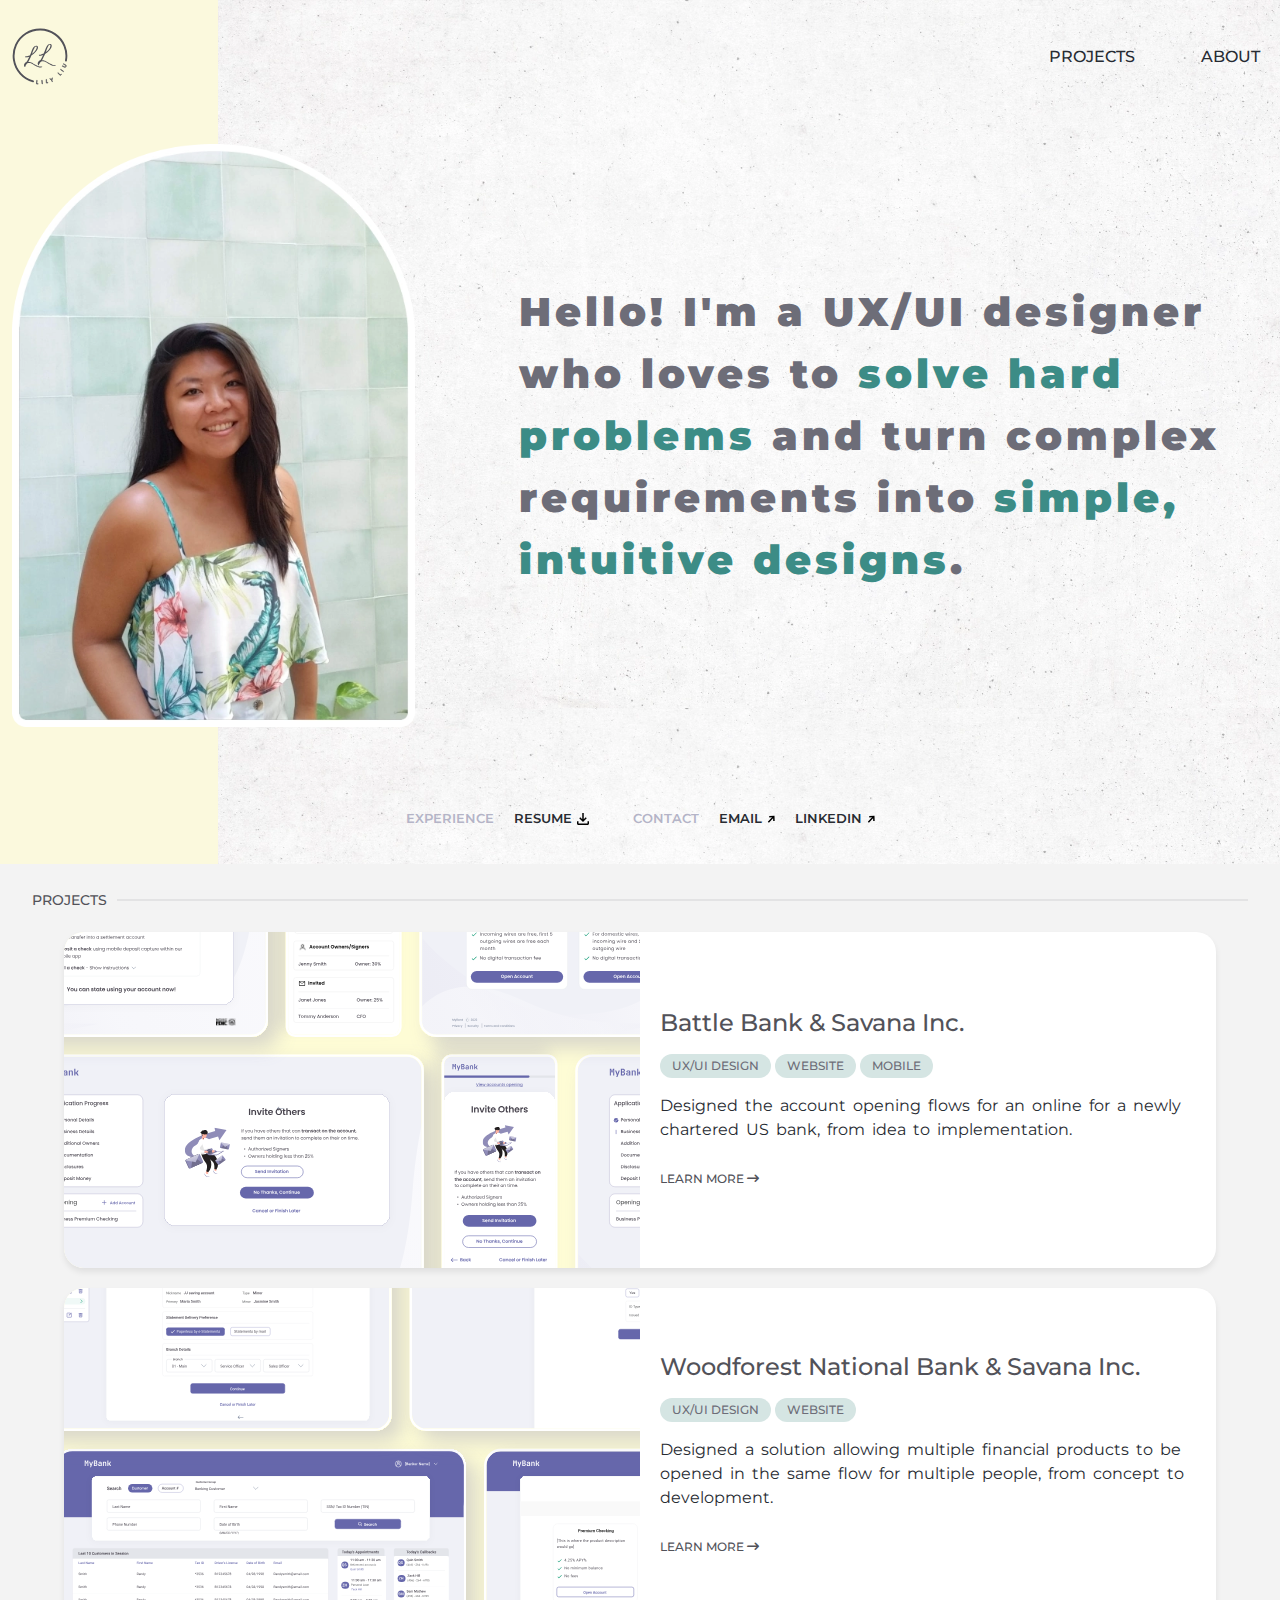
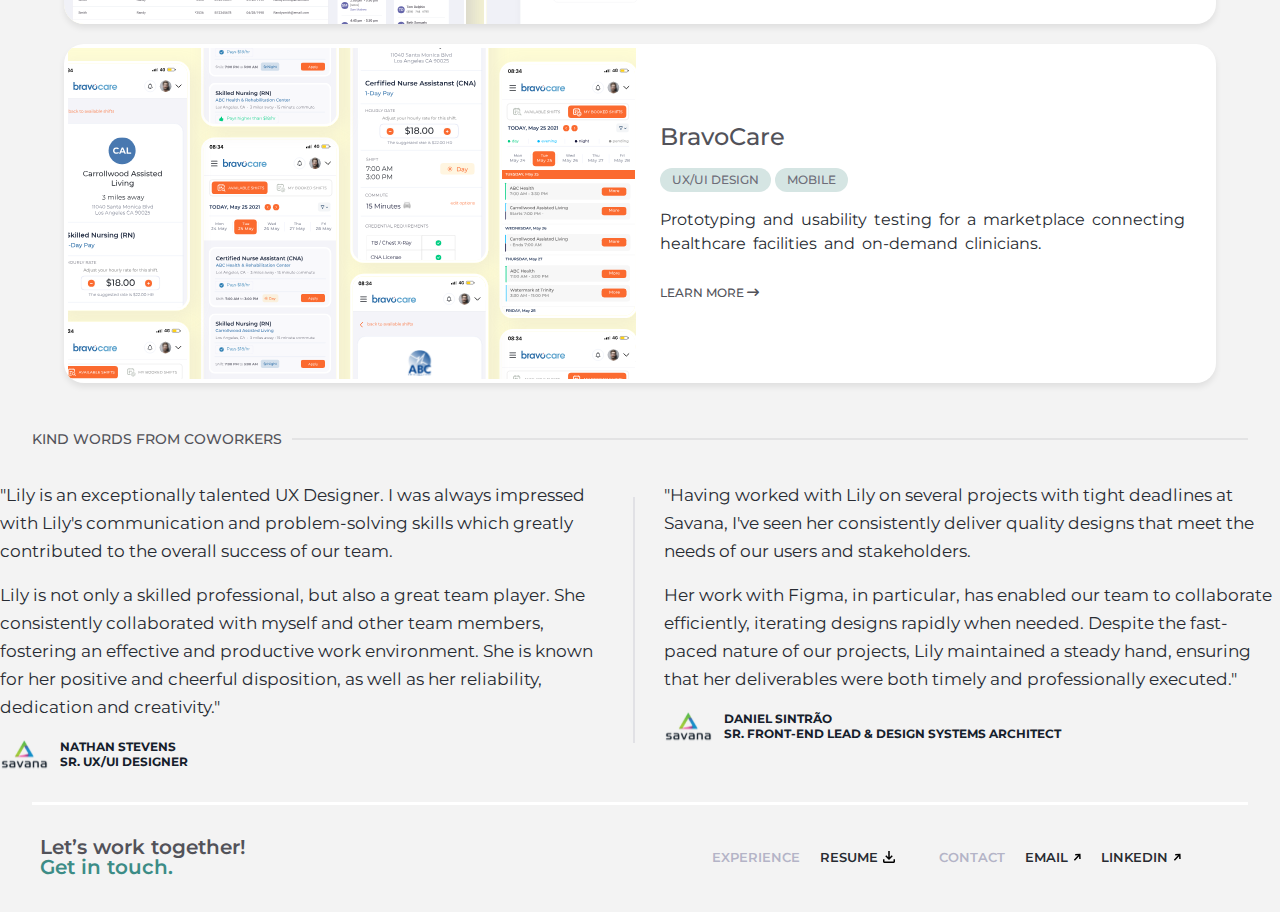
<file: index.html>
<!DOCTYPE html>
<html lang="en">

<head>
  <meta charset="UTF-8">
  <meta name="viewport" content="width=device-width, initial-scale=1.0">
  <!-- bootstrap -->
  <link rel="stylesheet" href="css/bootstrap.min.css">
  <!-- font awesome -->
  <link rel="stylesheet" href="https://cdnjs.cloudflare.com/ajax/libs/font-awesome/6.5.1/css/all.min.css">
  <!-- animate css -->
  <link rel="stylesheet" href="css/animate.min.css">
  <!-- custom css -->
  <link rel="stylesheet" href="css/custom.css">
  <!-- media query css -->
  <link rel="stylesheet" href="css/media.css">
  <title>Lily Liu Designs</title> 
  <link rel="icon" href="imgs/Favicon.svg" type="image/svg+xml">
</head>

<body>

  <!-- header -->
  <header class="header">
    <!-- navbar -->
    <nav class="navbar navbar-expand-md">
      <div class="container">
        <a class="navbar-brand" href="index.html"><img src="imgs/Logo.svg" alt="logo"></a>
        <button class="navbar-toggler" type="button" data-bs-toggle="collapse" data-bs-target="#navbarSupportedContent"
          aria-controls="navbarSupportedContent" aria-expanded="false" aria-label="Toggle navigation">
          <div id="nav-icon1">
            <span></span>
            <span></span>
            <span></span>
          </div>
        </button>
        <div class="collapse navbar-collapse" id="navbarSupportedContent">
          <ul class="navbar-nav">
            <li class="nav-item">
              <a class="nav-link" href="index.html">projects</a>
            </li>
            <li class="nav-item">
              <a class="nav-link" href="about.html">About</a>
            </li>
          </ul>
        </div>
      </div>
    </nav>
    <!-- end navbar -->

    <!-- banner -->
    <section class="banner">
      <div class="container">
        <div class="row">
          <div class="col-md-4">
            <!-- banner thumbnail -->
            <div class="banner_thumbnail">
              <img src="imgs/home/Headshot.webp" alt="img">
            </div>
            <!-- end banner thumbnail -->
          </div>
          <div class="col-md-8">
            <!-- content -->
            <div class="content">
              <h3> Hello! I'm a UX/UI designer who loves to <span>solve hard problems</span> and turn complex
                requirements into <span>simple, intuitive designs</span>. </h3>
            </div>
            <!-- end content -->
          </div>
        </div>
        <ul class="menu-bottom">
          <li class="li"><a class="home-li-hover">experience</a></li>
          <li class="li"> <a href="resume/Resume.pdf" download> resume <img src="imgs/home/icon.svg" alt=""></a></li>
          <li class="li"><a class="home-li-hover">contact</a></li>
          <li class="li"><a href="mailto:designsbylilyliu@gmail.com">email <img class="icon2" src="imgs/home/icon2.svg"
                alt=""></a></li>
          <li class="li"><a href="https://www.linkedin.com/in/lily-liu-45ab15120/" target="_blank" rel="noopener noreferrer">linkedin <img class="icon2"
                src="imgs/home/icon2.svg" alt=""></a></li>
        </ul>
      </div>
    </section>
    <!-- end banner -->
  </header>
  <!-- end header -->

  <!-- headline -->
  <div class="headline">
    <div class="container-fluid">
      <div class="content">
        <h5>PROJECTS</h5>
        <hr>
      </div>
    </div>
  </div>
  <!-- end headline -->


  <!-- home widgets -->
  <section class="home_widgets">
    <div class="wrapper">
      <!-- widget single -->
      <div class="widget_single">
        <div class="row gx-0">
          <div class="col-lg-6 col-md-6">
            <div class="thubmnail">
              <a href="battled.html"><img src="imgs/home/OAO TN.svg" alt=""></a>
            </div>
          </div>
          <div class="col-lg-6 col-md-6">
            <div class="content">
              <a class="home-projects-title-links" href="battled.html">
                <h3 class="home-projects-titles">Battle Bank & Savana Inc.</h3>
              </a>
              <ul>
                <li><a>UX/UI DESIGN</a></li>
                <li><a>website</a></li>
                <li><a>mobile</a></li>
              </ul>
              <p>Designed the account opening flows for an online for a newly chartered US bank, from idea to
                implementation.</p>
              <a href="bravo.html" class="widget_btn">Learn more <span><i
                    class="fa-solid fa-arrow-right-long"></i></span></a>
            </div>
          </div>
        </div>
      </div>
      <!-- end widget single -->

      <!-- widget single -->
      <div class="widget_single">
        <div class="row gx-0">
          <div class="col-lg-6 col-md-6">
            <div class="thubmnail scale-thumb">
              <a href="wfd.html"><img src="imgs/home/BAO TN.svg" class="img-fluid wfi" alt=""></a>
            </div>
          </div>
          <div class="col-lg-6 col-md-6">
            <div class="content">
              <a class="home-projects-title-links" href="wfd.html">
                <h3 class="home-projects-titles">Woodforest National Bank & Savana Inc.</h3>
              </a>
              <ul>
                <li><a>UX/UI DESIGN</a></li>
                <li><a>website</a></li>
              </ul>
              <p>Designed a solution allowing multiple financial products to be opened in the same flow for multiple
                people, from concept to development.</p>
              <a href="wfd.html" class="widget_btn">Learn more <span><i
                    class="fa-solid fa-arrow-right-long"></i></span></a>
            </div>
          </div>
        </div>


      </div>
      <!-- end widget single -->

      <!-- widget single -->
      <div class="widget_single">
        <div class="row gx-0">
          <div class="col-lg-6 col-md-6">
            <div class="thubmnail p-1">
              <a href="bravo.html"><img src="imgs/home/Bravo TN.svg" alt=""></a>
            </div>
          </div>
          <div class="col-lg-6 col-md-6">
            <div class="content">
              <a class="home-projects-title-links" href="bravo.html">
                <h3 class="home-projects-titles">BravoCare</h3>
              </a>
              <ul>
                <li><a>UX/UI DESIGN</a></li>
                <li><a>mobile</a></li>
              </ul>
              <p>Prototyping and usability testing for a marketplace connecting healthcare facilities and on-demand
                clinicians.</p>
              <a href="bravo.html" class="widget_btn">Learn more <span><i
                    class="fa-solid fa-arrow-right-long"></i></span></a>
            </div>
          </div>
        </div>

      </div>
      <!-- end widget single -->
    </div>
  </section>
  <!-- end home widgets -->


  <!-- headline -->
  <div class="headline">
    <div class="container-fluid">
      <div class="content">
        <h5>KIND WORDS FROM COWORKERS</h5>
        <hr>
      </div>
    </div>
  </div>
  <!-- end headline -->


  <!-- testimonials -->
  <section class="testimonials">
    <span class="line"></span>
    <div class="wrapper">
      <div class="row gx-5">
        <div class="col-md-6">
          <!-- content -->
          <div class="content">
            <p>"Lily is an exceptionally talented UX Designer. I was always impressed with Lily's communication and
              problem-solving skills which greatly contributed to the overall success of our team.</p>
            <p>Lily is not only a skilled professional, but also a great team player. She consistently collaborated with
              myself and other team members, fostering an effective and productive work environment. She is known for
              her positive and cheerful disposition, as well as her reliability, dedication and creativity."</p>
            <div class="brand">
              <img src="imgs/savana logo.svg" alt="">
              <h6>NATHAN STEVENS <br>
                SR. UX/UI DESIGNER</h6>
            </div>
          </div>
          <!-- end content -->
        </div>
        <div class="col-md-6">
          <!-- content -->
          <div class="content">
            <p>"Having worked with Lily on several projects with tight deadlines at Savana, I've seen her consistently
              deliver quality designs that meet the needs of our users and stakeholders.</p>
            <p>Her work with Figma, in particular, has enabled our team to collaborate efficiently, iterating designs
              rapidly when needed. Despite the fast-paced nature of our projects, Lily maintained a steady hand,
              ensuring that her deliverables were both timely and professionally executed."</p>
            <div class="brand">
              <img src="imgs/savana logo.svg" alt="">
              <h6>DANIEL SINTRÃO <br>
                SR. FRONT-END LEAD & DESIGN SYSTEMS ARCHITECT </h6>
            </div>
          </div>
          <!-- end content -->
        </div>
      </div>
    </div>
  </section>
  <!-- end testimonials -->


  <!-- footer -->
  <footer class="footer">
    <div class="container">
      <div class="row">
        <div class="col-lg-6 col-md-4 col-8">
          <!-- footer widget -->
          <div class="footer-widget">
            <h5>Let’s work together! <br><span class="home-footer-message">Get in touch.</span></h5>
          </div>
          <!-- end footer widget -->
        </div>
        <div class="col-lg-6 col-md-8 col-4">
          <!-- footer widget -->
          <ul class="menu-bottom">
            <li class="li"><a class="home-li-hover">experience</a></li>
            <li class="li"> <a href="resume/Resume.pdf" download> resume <img src="imgs/home/icon.svg" alt=""></a></li>
            <li class="li"><a class="home-li-hover">contact</a></li>
            <li class="li"><a href="mailto:designsbylilyliu@gmail.com">email <img class="icon2"
                  src="imgs/home/icon2.svg" alt=""></a></li>
            <li class="li"><a href="https://www.linkedin.com/in/lily-liu-45ab15120/">linkedin <img class="icon2"
                  src="imgs/home/icon2.svg" alt=""></a></li>
          </ul>
          <!-- end footer widget -->
        </div>
      </div>
    </div>
  </footer>
  <!-- end footer -->





  <!-- jquery -->
  <script src="js/jquery.min.js"></script>
  <!-- bootstrap js -->
  <script src="js/bootstrap.bundle.min.js"></script>
  <!-- wow js -->
  <script src="js/wow.js"></script>
  <!-- custom js -->
  <script src="js/custom.js"></script>

</html>
</file>
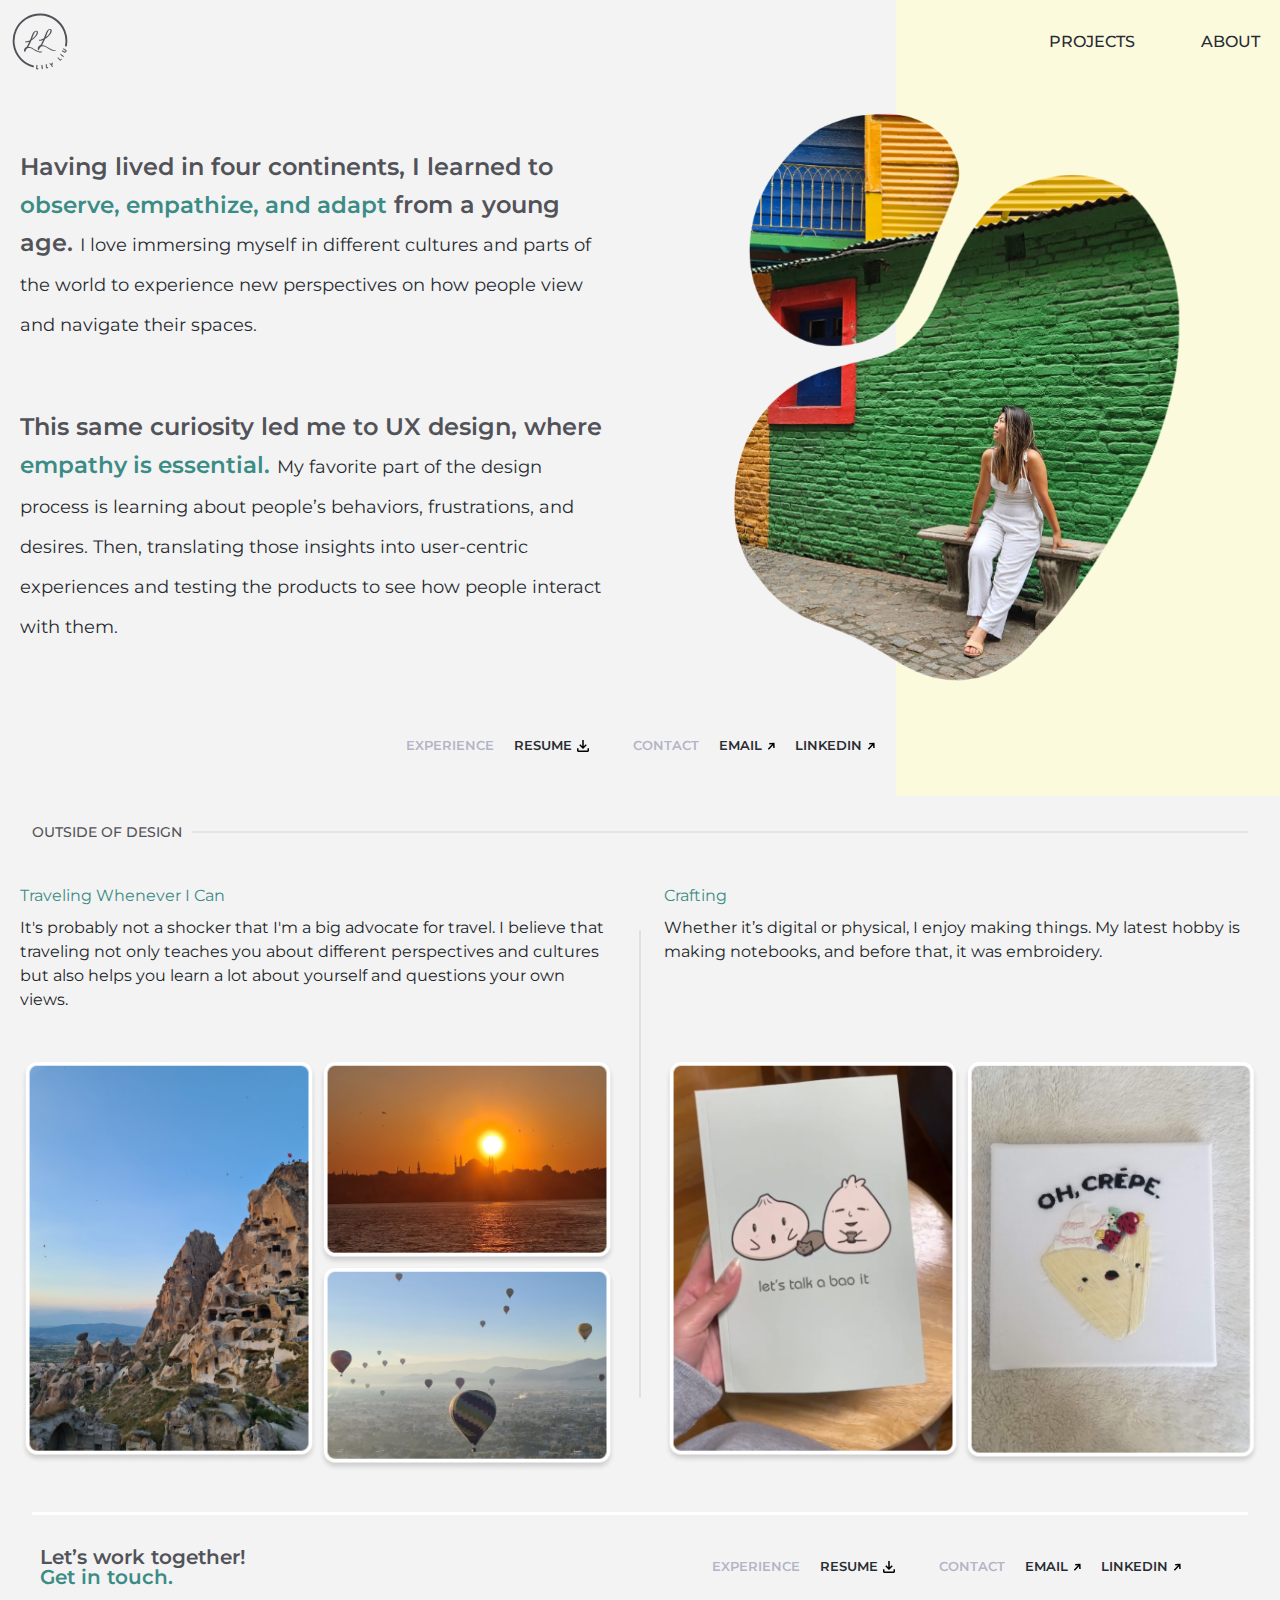
<file: about.html>
<!DOCTYPE html>
<html lang="en">

<head>
  <meta charset="UTF-8">
  <meta name="viewport" content="width=device-width, initial-scale=1.0">
  <!-- bootstrap -->
  <link rel="stylesheet" href="css/bootstrap.min.css">
  <!-- font awesome -->
  <link rel="stylesheet" href="https://cdnjs.cloudflare.com/ajax/libs/font-awesome/6.5.1/css/all.min.css">
  <!-- magnific popup -->
  <link rel="stylesheet" href="css/magnific-popup.css">
  <!-- animate css -->
  <link rel="stylesheet" href="css/animate.min.css">
  <!-- custom css -->
  <link rel="stylesheet" href="css/custom.css">
  <!-- media query css -->
  <link rel="stylesheet" href="css/media.css">
  <title>About Me</title>
   <link rel="icon" href="imgs/Favicon.svg" type="image/svg+xml">
</head>

<body>
  <!-- header -->
  <header id="abhd">
    <!-- navbar -->
    <nav class="navbar navbar-expand-md">
      <div class="container">
        <a class="navbar-brand" href="index.html"><img src="imgs/Logo.svg" alt="logo"></a>
        <button class="navbar-toggler" type="button" data-bs-toggle="collapse" data-bs-target="#navbarSupportedContent"
          aria-controls="navbarSupportedContent" aria-expanded="false" aria-label="Toggle navigation">
          <div id="nav-icon1">
            <span></span>
            <span></span>
            <span></span>
          </div>
        </button>
        <div class="collapse navbar-collapse" id="navbarSupportedContent">
          <ul class="navbar-nav">
            <li class="nav-item">
              <a class="nav-link" href="index.html">projects</a>
            </li>
            <li class="nav-item">
              <a class="nav-link" href="about.html">About</a>
            </li>
          </ul>
        </div>
      </div>
    </nav>
    <!-- end navbar -->

    <!-- about banner -->
    <div class="about-banner">
      <div class="container-fluid">
        <div class="row">
          <div class="col-md-6 order-lg-last order-md-last">
            <div class="content">
              <img src="imgs/about/1.png" alt="" class="hero-img">
            </div>
          </div>
          <div class="col-md-6 order-lg-first order-md-first">
            <div class="content">
              <div class="box">
                <h5>Having lived in four continents, I learned to <span style="color: rgba(60, 140, 134, 1);">observe,
                    empathize, and adapt</span> from a young age. <small>I love immersing myself in different
                    cultures and parts of the world to experience new perspectives on how people view and navigate their
                    spaces.</small></h5>
              </div>
              <div class="box">
                <h5>This same curiosity led me to UX design, where <span>empathy is essential.</span> <small>My favorite
                    part of the design process is learning about people’s behaviors, frustrations, and desires. Then,
                    translating those insights into user-centric experiences and testing the products to see how people
                    interact with them.</small></h5>
              </div>
            </div>
          </div>
        </div>
      </div>
    </div>
    <!-- end about banner -->
    <ul class="menu-bottom">
      <li class="li"><a href="#">experience</a></li>
      <li class="li"> <a href="resume/Resume.pdf" download=""> resume <img src="imgs/home/icon.svg" alt=""></a></li>
      <li class="li"><a href="#">contact</a></li>
      <li class="li"><a href="mailto:designsbylilyliu@gmail.com">email <img class="icon2" src="imgs/home/icon2.svg"
            alt=""></a></li>
      <li class="li"><a href="https://www.linkedin.com/in/lily-liu-45ab15120/" target="_blank" rel="noopener noreferrer">linkedin <img class="icon2"
            src="imgs/home/icon2.svg" alt=""></a></li>
    </ul>
  </header>
  <!-- end header -->



  <!-- headline -->
  <div class="headline">
    <div class="container-fluid">
      <div class="content">
        <h5>OUTSIDE OF DESIGN</h5>
        <hr>
      </div>
    </div>
  </div>
  <!-- end headline -->

  <!-- outside -->
  <section class="outside">
    <span class="line"></span>
    <div class="container-fluid">
      <div class="row gx-5">
        <div class="col-md-6">
          <!-- content -->
          <div class="content">
            <p><span>Traveling Whenever I Can</span> It's probably not a shocker that I'm a big advocate for travel. I
              believe that traveling not only teaches you about different perspectives and cultures but also helps you
              learn a lot about yourself and questions your own views. </p>
            <div class="row g-0">
              <div class="col-6">
                <img src="imgs/about/2.png" alt="">
              </div>
              <div class="col-6">
                <img src="imgs/about/3.png" alt="">
                <img src="imgs/about/4.png" alt="">
              </div>
            </div>
          </div>
          <!-- end content -->
        </div>
        <div class="col-md-6">
          <!-- content -->
          <div class="content">
            <p><span>Crafting</span> Whether it’s digital or physical, I enjoy making things. My latest hobby is making
              notebooks, and before that, it was embroidery. </p>
            <div class="row g-0">
              <div class="col-6">
                <img src="imgs/about/5.png" alt="">
              </div>
              <div class="col-6">
                <img src="imgs/about/6.png" alt="">
              </div>
            </div>
          </div>
          <!-- end content -->
        </div>
      </div>
    </div>
  </section>
  <!-- end outside -->

  <!-- footer -->
  <footer class="footer">
    <div class="container">
      <div class="row">
        <div class="col-lg-6 col-md-4 col-8">
          <!-- footer widget -->
          <div class="footer-widget">
            <h5>Let’s work together! <br> <a href="#">Get in touch.</a></h5>
          </div>
          <!-- end footer widget -->
        </div>
        <div class="col-lg-6 col-md-8 col-4">
          <!-- footer widget -->
          <ul class="menu-bottom">
            <li class="li"><a href="#">experience</a></li>
            <li class="li"> <a href="resume/Resume.pdf" download> resume <img src="imgs/home/icon.svg" alt=""></a></li>
            <li class="li"><a href="#">contact</a></li>
            <li class="li"><a href="mailto:designsbylilyliu@gmail.com">email <img class="icon2"
                  src="imgs/home/icon2.svg" alt=""></a></li>
            <li class="li"><a href="https://www.linkedin.com/in/lily-liu-45ab15120/">linkedin <img class="icon2"
                  src="imgs/home/icon2.svg" alt=""></a></li>
          </ul>
          <!-- end footer widget -->
        </div>
      </div>
    </div>
  </footer>
  <!-- end footer -->



  <!-- jquery -->
  <script src="js/jquery.min.js"></script>
  <!-- bootstrap js -->
  <script src="js/bootstrap.bundle.min.js"></script>
  <!-- magnific popup -->
  <script src="js/magnific-popup.js"></script>
  <!-- wow js -->
  <script src="js/wow.js"></script>
  <!-- custom js -->
  <script src="js/custom.js"></script>
</body>

</html>
</file>
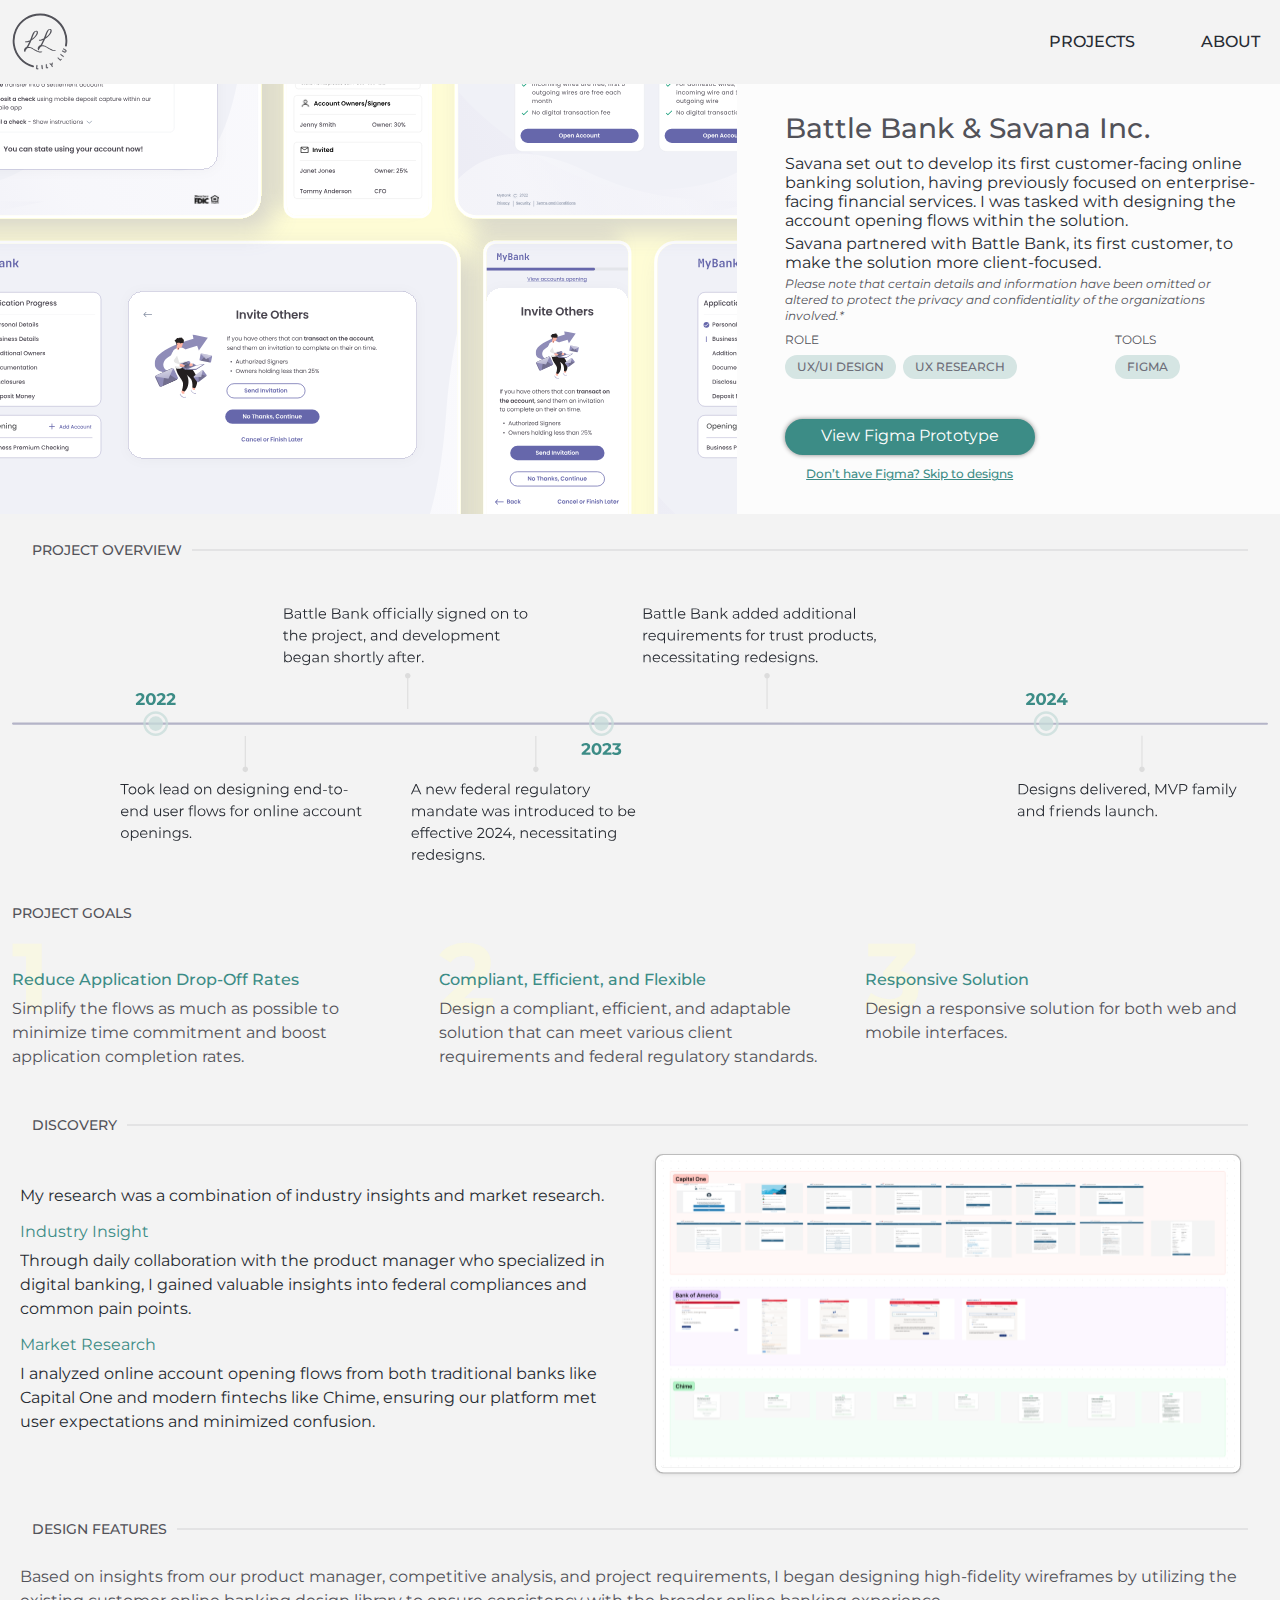
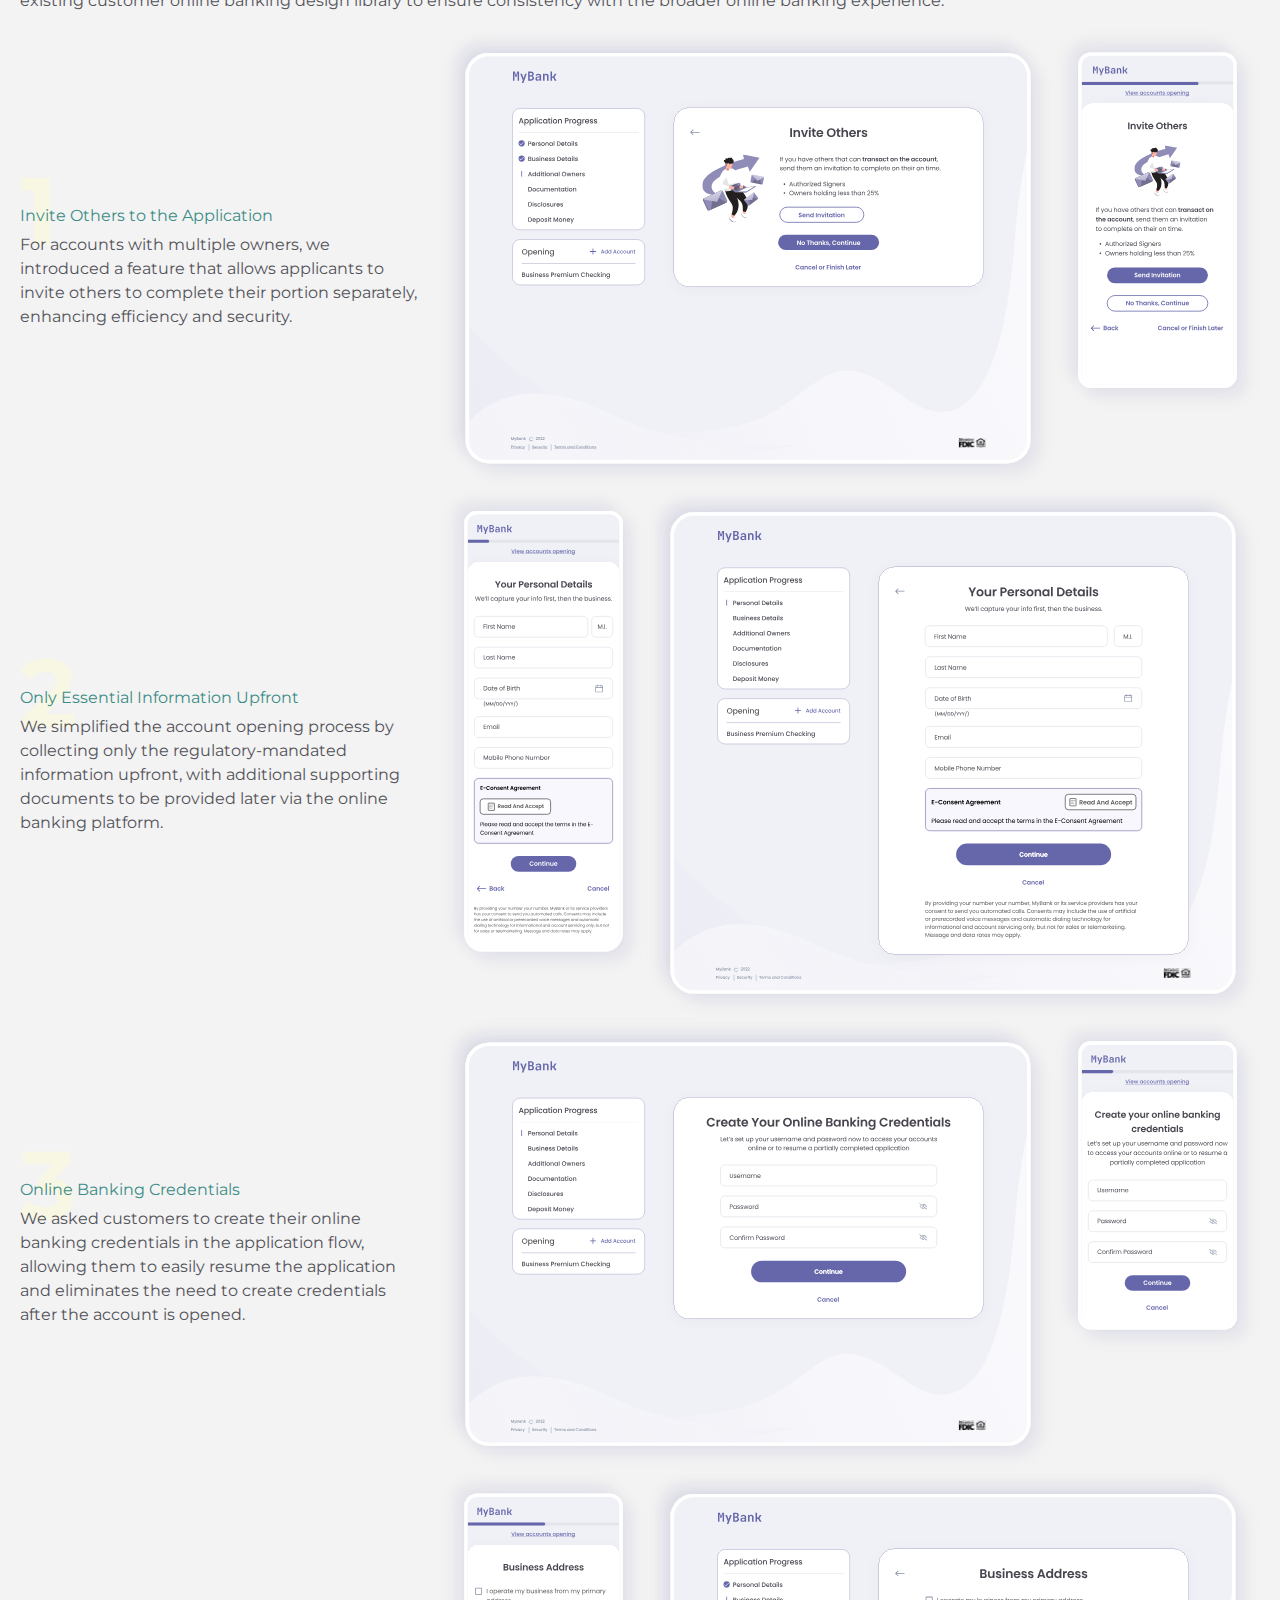
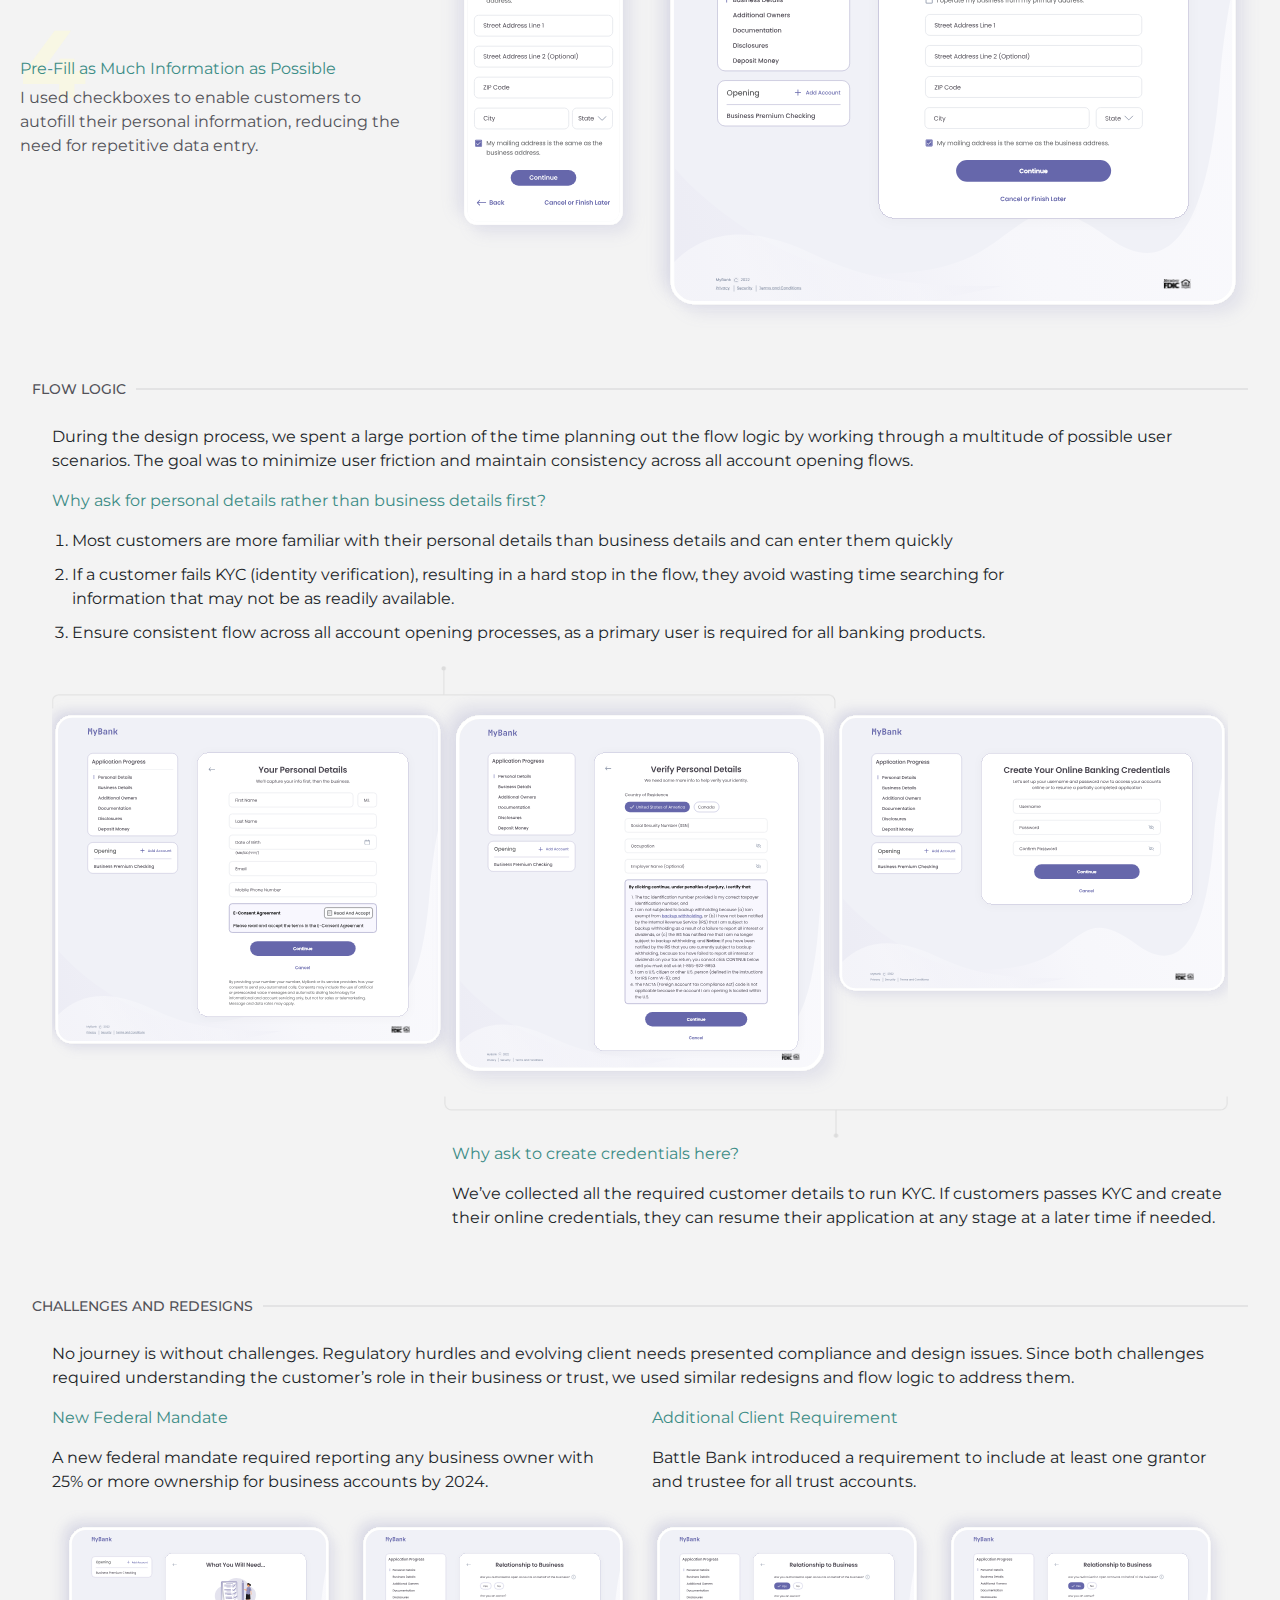
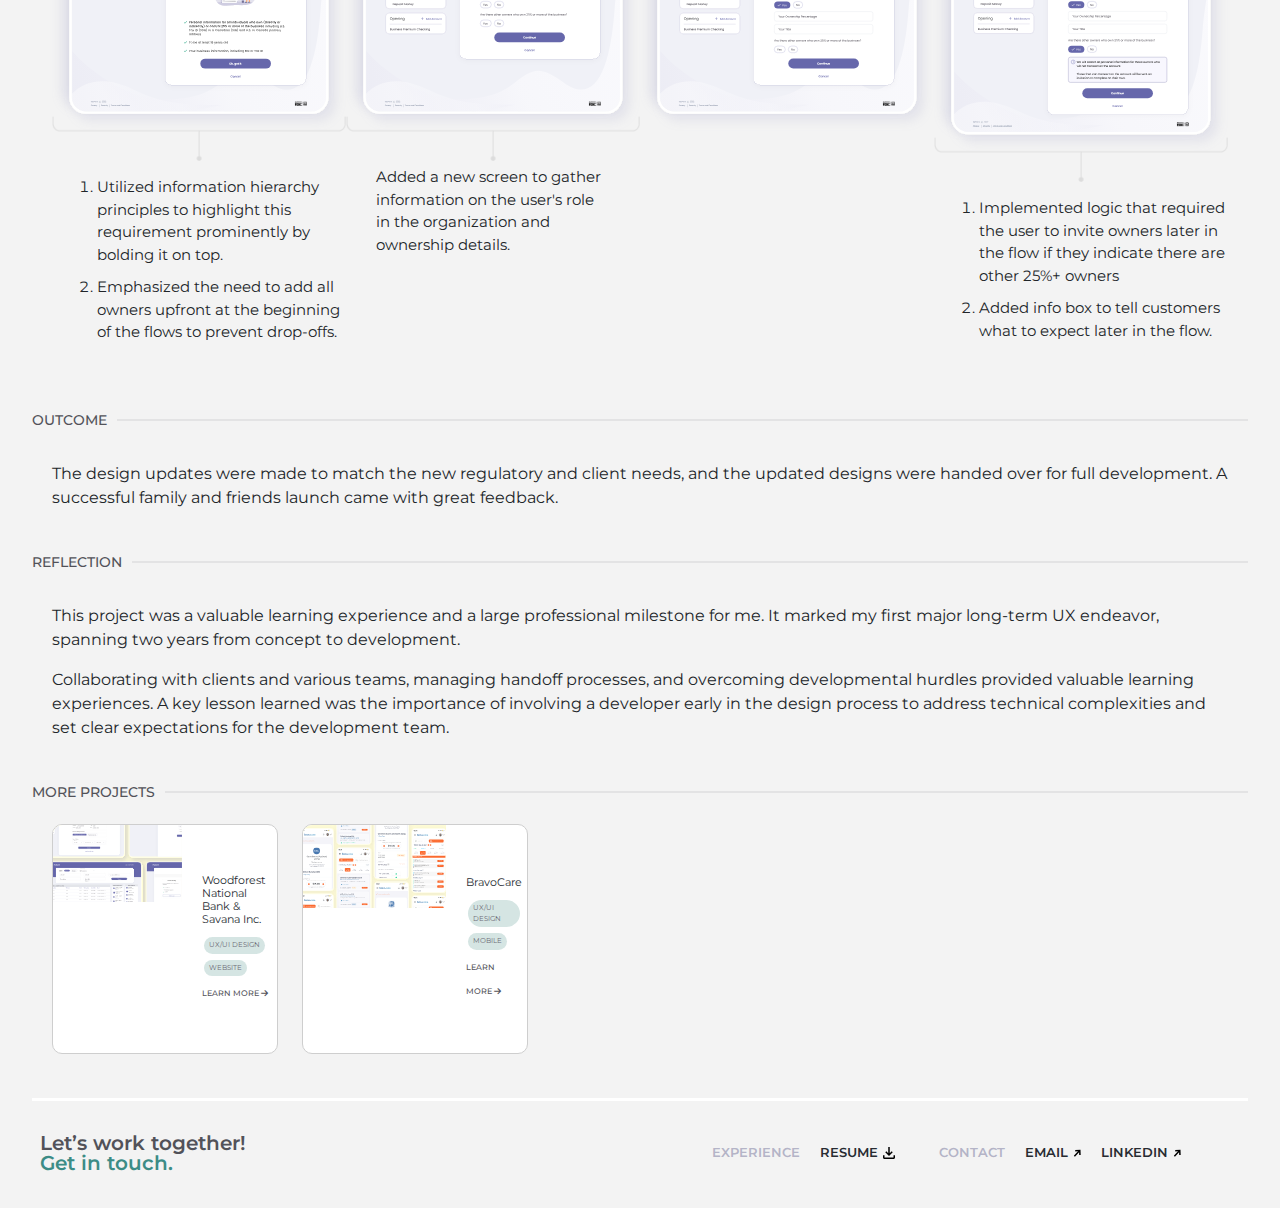
<file: battled.html>
<!DOCTYPE html>
<html lang="en">

<head>
    <meta charset="UTF-8">
    <meta name="viewport" content="width=device-width, initial-scale=1.0">
    <!-- bootstrap -->
    <link rel="stylesheet" href="css/bootstrap.min.css">
    <!-- font awesome -->
    <link rel="stylesheet" href="https://cdnjs.cloudflare.com/ajax/libs/font-awesome/6.5.1/css/all.min.css">
    <!-- magnific popup -->
    <link rel="stylesheet" href="css/magnific-popup.css">
    <!-- animate css -->
    <link rel="stylesheet" href="css/animate.min.css">
    <!-- custom css -->
    <link rel="stylesheet" href="css/custom.css">
    <!-- media query css -->
    <link rel="stylesheet" href="css/media.css">
    <title>Battle & Savana</title>
     <link rel="icon" href="imgs/Favicon.svg" type="image/svg+xml">
</head>

<body class="battled">
    <!-- header -->
    <!-- <header style="background: #F0EAE3;"> -->
    <header style="background: #F3F3F3;">
        <!-- navbar -->
        <nav class="navbar navbar-expand-md">
            <div class="container">
                <a class="navbar-brand" href="index.html"><img src="imgs/Logo.svg" alt="logo"></a>
                <button class="navbar-toggler" type="button" data-bs-toggle="collapse"
                    data-bs-target="#navbarSupportedContent" aria-controls="navbarSupportedContent"
                    aria-expanded="false" aria-label="Toggle navigation">
                    <div id="nav-icon1">
                        <span></span>
                        <span></span>
                        <span></span>
                    </div>
                </button>
                <div class="collapse navbar-collapse" id="navbarSupportedContent">
                    <ul class="navbar-nav">
                        <li class="nav-item">
                            <a class="nav-link" href="index.html">projects</a>
                        </li>
                        <li class="nav-item">
                            <a class="nav-link" href="about.html">About</a>
                        </li>
                    </ul>
                </div>
            </div>
        </nav>
        <!-- end navbar -->
    </header>
    <!-- end header -->

    <!-- battle hero -->
    <section class="battle_hero">
        <div class="row">
            <div class="col-lg-7">
                <div class="thumbnail">
                    <img src="imgs/battle/OAO TN.svg" alt="" class="">
                </div>
            </div>
            <div class="col-lg-5">
                <!-- content -->
                <div class="content">
                    <h4>Battle Bank & Savana Inc.</h4>
                    <p>Savana set out to develop its first customer-facing online banking solution, having previously
                        focused on enterprise-facing financial services. I was tasked with designing the account opening
                        flows within the solution.</p>
                    <p>Savana partnered with Battle Bank, its first customer, to make the solution more client-focused.
                    </p>
                    <p><span>Please note that certain details and information have been omitted or altered to protect
                            the privacy and confidentiality of the organizations involved.*</span></p>
                    <div class="row">
                        <div class="col-md-8 col-sm-6 col-8">
                            <h6>ROLE</h6>
                            <ul>
                                <li>UX/UI DESIGN</li>
                                <li>UX Research</li>
                            </ul>
                        </div>
                        <div class="col-md-4 col-sm-6 col-4">
                            <h6>TOOLS</h6>
                            <ul>
                                <li>FIGMA</li>
                            </ul>
                        </div>
                    </div>
                    <div class="buttons">
                        <a href="https://www.figma.com/proto/hPvFKzs2YX6T5nvG6absW0/Account-Opening?page-id=0%3A1&type=design&node-id=1-71&viewport=406%2C262%2C0.07&t=Fzv5uAcPj25aA5aT-1&scaling=scale-down-width&starting-point-node-id=1%3A71&mode=design"
                            class="btn-primary" target="_blank" rel="noopener noreferrer">view figma prototype</a>
                        <a href="#df" class="btn-sec">Don’t have Figma? Skip to designs</a>
                    </div>
                </div>
                <!-- end content -->
            </div>
        </div>
    </section>
    <!-- end battle hero -->

    <!-- headline -->
    <div class="headline">
        <div class="container-fluid">
            <div class="content">
                <h5>PROJECT OVERVIEW </h5>
                <hr>
            </div>
        </div>
    </div>
    <!-- end headline -->

    <!-- project chart -->
    <section class="project-chart">
        <div class="container">
            <div class="d-none d-lg-block d-md-block">
                <img src="imgs/battle/1.svg" alt="">
            </div>
            <div class="d-block d-lg-none d-md-none text-center">
                <img src="imgs/aaa.svg" alt="">
            </div>
        </div>
    </section>
    <!-- end project chart -->


    <!-- project goals -->
    <section class="project_goals">
        <div class="container">
            <h4>PROJECT goals</h4>
            <div class="row">
                <div class="col-md-4">
                    <!-- content -->
                    <div class="content overflow-visible">
                        <h1>1</h1>
                        <h5>Reduce Application Drop-Off Rates</h5>
                        <p>Simplify the flows as much as possible to minimize time commitment and boost application
                            completion rates.</p>
                    </div>
                    <!-- end content -->
                </div>
                <div class="col-md-4">
                    <!-- content -->
                    <div class="content overflow-visible">
                        <h1>2</h1>
                        <h5>Compliant, Efficient, and Flexible</h5>
                        <p>Design a compliant, efficient, and adaptable solution that can meet various client
                            requirements and federal regulatory standards.</p>
                    </div>
                    <!-- end content -->
                </div>
                <div class="col-md-4">
                    <!-- content -->
                    <div class="content overflow-visible">
                        <h1>3</h1>
                        <h5>Responsive Solution</h5>
                        <p>Design a responsive solution for both web and mobile interfaces.</p>
                    </div>
                    <!-- end content -->
                </div>
            </div>
        </div>
    </section>
    <!-- end project goals -->

    <!-- headline -->
    <div class="headline">
        <div class="container-fluid">
            <div class="content">
                <h5>DISCOVERY</h5>
                <hr>
            </div>
        </div>
    </div>
    <!-- end headline -->


    <!-- discovery -->
    <section class="discovery">
        <div class="container-fluid">
            <div class="row">
                <div class="col-md-6">
                    <!-- content -->
                    <div class="content">
                        <p>My research was a combination of industry insights and market research.</p>
                        <p><span>Industry Insight</span> Through daily collaboration with the product manager who specialized in digital banking, I gained valuable insights into federal compliances and common pain points. </p>
                        <p><span>Market Research</span> I analyzed online account opening flows from both traditional
                            banks like Capital One and modern fintechs like Chime, ensuring our platform met user
                            expectations and minimized confusion. </p>
                    </div>
                    <!-- end content -->
                </div>
                <div class="col-md-6">
                    <!-- content -->
                    <div class="content">
                        <img src="imgs/battle/Screenshot 2024-06-11 at 3.16 1.svg" alt="">
                    </div>
                    <!-- end content -->
                </div>
            </div>
        </div>
    </section>
    <!-- end discovery -->

    <!-- headline -->
    <div class="headline" id="df">
        <div class="container-fluid">
            <div class="content">
                <h5>DESIGN FEATURES</h5>
                <hr>
            </div>
        </div>
    </div>
    <!-- end headline -->


    <!-- design features -->
    <section class="design-features">
        <div class="container-fluid">
            <p>Based on insights from our product manager, competitive analysis, and project requirements, I began
                designing high-fidelity wireframes by utilizing the existing customer online banking design library to
                ensure consistency with the broader online banking experience.</p>
            <!-- row -->
            <div class="row">
                <div class="col-md-4">
                    <div class="content">
                        <h1>1</h1>
                        <p><span>Invite Others to the Application</span> For accounts with multiple owners, we
                            introduced a feature that allows applicants to invite others to complete their portion
                            separately, enhancing efficiency and security.</p>
                    </div>
                </div>
                <div class="col-md-8">
                    <div class="thumbnail" data-wow-duration="2s">
                        <div class="row gx-0">
                            <div class="col-9">
                                <div class="img">
                                    <a href="imgs/battle/Invite.svg" class="img-popup"><img src="imgs/battle/Invite.svg"
                                            alt="" class="limg"></a>
                                </div>
                            </div>
                            <div class="col-3">
                                <div class="img"> <a href="imgs/battle/iPhone 14 & 15 Pro - 1.svg"
                                        class="img-popup"><img src="imgs/battle/iPhone 14 & 15 Pro - 1.svg" alt=""
                                            class="simg"></a></div>
                            </div>
                        </div>
                    </div>
                </div>
            </div>
            <!-- end row -->

            <!-- row -->
            <div class="row">
                <div class="col-md-4">
                    <div class="content">
                        <h1>2</h1>
                        <p><span>Only Essential Information Upfront</span> We simplified the account opening process by
                            collecting only the regulatory-mandated information upfront, with additional supporting
                            documents to be provided later via the online banking platform.</p>
                    </div>
                </div>
                <div class="col-md-8">
                    <div class="thumbnail" data-wow-duration="2.5s">
                        <div class="row gx-0">
                            <div class="col-3">
                                <div class="img"> <a href="imgs/battle/PerDets M.svg" class="img-popup"><img
                                            src="imgs/battle/PerDets M.svg" alt="" class="simg"></a></div>
                            </div>
                            <div class="col-9">
                                <div class="img">
                                    <a href="imgs/battle/PerDets.svg" class="img-popup"><img
                                            src="imgs/battle/PerDets.svg" alt="" class="limg"></a>
                                </div>
                            </div>
                        </div>
                    </div>
                </div>
            </div>
            <!-- end row -->

            <!-- row -->
            <div class="row">
                <div class="col-md-4">
                    <div class="content">
                        <h1>3</h1>
                        <p><span>Online Banking Credentials</span> We asked customers to create their online banking
                            credentials in the application flow, allowing them to easily resume the application and
                            eliminates the need to create credentials after the account is opened. </p>
                    </div>
                </div>
                <div class="col-md-8">
                    <div class="thumbnail" data-wow-duration="3s">
                        <div class="row gx-0">
                            <div class="col-9">
                                <div class="img">
                                    <a href="imgs/battle/Credentials.svg" class="img-popup"><img
                                            src="imgs/battle/Credentials.svg" alt="" class="limg"></a>
                                </div>
                            </div>
                            <div class="col-3">
                                <div class="img"> <a href="imgs/battle/PerDets M2.svg" class="img-popup"><img
                                            src="imgs/battle/PerDets M2.svg" alt="" class="simg"></a></div>
                            </div>
                        </div>
                    </div>
                </div>
            </div>
            <!-- end row -->

            <!-- row -->
            <div class="row">
                <div class="col-md-4">
                    <div class="content">
                        <h1>4</h1>
                        <p><span>Pre-Fill as Much Information as Possible</span> I used checkboxes to enable customers
                            to autofill their personal information, reducing the need for repetitive data entry. </p>
                    </div>
                </div>
                <div class="col-md-8">
                    <div class="thumbnail" data-wow-duration="3.5s">
                        <div class="row gx-0">
                            <div class="col-3">
                                <div class="img">
                                    <a href="imgs/battle/BusAdd M.svg" class="img-popup"><img
                                            src="imgs/battle/BusAdd M.svg" alt="" class="limg"></a>
                                </div>
                            </div>
                            <div class="col-9">
                                <div class="img"> <a href="imgs/battle/BusAdd.svg" class="img-popup"><img
                                            src="imgs/battle/BusAdd.svg" alt="" class="simg"></a></div>
                            </div>
                        </div>
                    </div>
                </div>
            </div>
            <!-- end row -->


        </div>
    </section>
    <!-- end design features -->


    <!-- headline -->
    <div class="headline">
        <div class="container-fluid">
            <div class="content">
                <h5>FLOW LOGIC</h5>
                <hr>
            </div>
        </div>
    </div>
    <!-- end headline -->

    <!-- flow logic -->
    <section class="flow-logic">
        <div class="container-fluid">
            <!-- content -->
            <div class="content">
                <div class="box">
                    <p>During the design process, we spent a large portion of the time planning out the flow logic by
                        working through a multitude of possible user scenarios. The goal was to minimize user friction
                        and maintain consistency across all account opening flows.</p>
                </div>
                <p><span>Why ask for personal details rather than business details first?</span></p>
                <ol>
                    <li>Most customers are more familiar with their personal details than business details and can enter
                        them quickly</li>
                    <li>If a customer fails KYC (identity verification), resulting in a hard stop in the flow, they
                        avoid wasting time searching for information that may not be as readily available.</li>
                    <li>Ensure consistent flow across all account opening processes, as a primary user is required for
                        all banking products.</li>
                </ol>
                <div class="col-sm-8">
                    <img src="imgs/battle/Frame 48095462.png" alt="" class="frame frame2">
                </div>
                <!-- flow gallery -->
                <div class="flow-gallery">
                    <div class="row g-0">
                        <div class="col-sm-4">
                            <div class="image" data-wow-duration="2s">
                                <a href="imgs/battle/PerDets.svg" class="flow-popup"><img src="imgs/battle/PerDets.svg"
                                        alt=""></a>
                            </div>
                        </div>
                        <div class="col-sm-4">
                            <div class="image" data-wow-duration="2.5s">
                                <a href="imgs/battle/VerifyPer.svg" class="flow-popup"><img
                                        src="imgs/battle/VerifyPer.svg" alt="" style="margin-top: -8px;"></a>
                            </div>
                        </div>
                        <div class="col-sm-4">
                            <div class="image" data-wow-duration="3s">
                                <a href="imgs/battle/Credentials.svg" class="flow-popup"><img
                                        src="imgs/battle/Credentials.svg" alt=""></a>
                            </div>
                        </div>
                    </div>
                </div>
                <!-- end flow gallery -->
                <div class="col-sm-8 ms-sm-auto">
                    <img src="imgs/battle/Frame 48095462.png" alt="" class="frame">
                </div>
                <div class="row">
                    <div class="col-md-4"></div>
                    <div class="col-md-8">
                        <div class="content">

                            <p><span>Why ask to create credentials here?</span></p>
                            <p>We’ve collected all the required customer details to run KYC. If customers passes KYC and
                                create their online credentials, they can resume their application at any stage at a
                                later time if needed.</p>
                        </div>
                    </div>
                </div>
            </div>
            <!-- end content -->
        </div>
    </section>
    <!-- end flo logic -->

    <!-- headline -->
    <div class="headline">
        <div class="container-fluid">
            <div class="content">
                <h5>Challenges and redesigns</h5>
                <hr>
            </div>
        </div>
    </div>
    <!-- end headline -->

    <!-- ch content -->
    <section class="ch-content">
        <div class="container-fluid">
            <!-- content -->
            <div class="content">
                <p>No journey is without challenges. Regulatory hurdles and evolving client needs presented compliance
                    and design issues. Since both challenges required understanding the customer’s role in their
                    business or trust, we used similar redesigns and flow logic to address them.</p>
                <div class="row">
                    <div class="col-sm-6">
                        <div class="box">
                            <p><span>New Federal Mandate </span></p>
                            <p>A new federal mandate required reporting any business owner with 25% or more ownership
                                for business accounts by 2024.</p>
                        </div>
                    </div>
                    <div class="col-sm-6">
                        <div class="box">
                            <p><span>Additional Client Requirement </span></p>
                            <p>Battle Bank introduced a requirement to include at least one grantor and trustee for all
                                trust accounts.</p>
                        </div>
                    </div>
                </div>
            </div>
            <!-- end content -->

            <!-- ch gallery -->
            <div class="ch-gallery">
                <div class="row gx-0">
                    <div class="col-lg-3 col-sm-6">
                        <!-- content -->
                        <div class="content">

                            <a href="imgs/battle/Needs.svg" class="img-popup"><img src="imgs/battle/Needs.svg" alt=""
                                    class="limg"></a>
                            <img src="imgs/screen.png" alt="" class="dfk12">
                            <ol>
                                <li>Utilized information hierarchy principles to highlight this requirement prominently
                                    by bolding it on top.</li>
                                <li>Emphasized the need to add all owners upfront at the beginning of the flows to
                                    prevent drop-offs.</li>
                            </ol>
                        </div>
                        <!-- end content -->
                    </div>
                    <div class="col-lg-3 col-sm-6">
                        <!-- content -->
                        <div class="content">
                            <a href="imgs/battle/BusRel.svg" class="img-popup"><img src="imgs/battle/BusRel.svg" alt=""
                                    class="limg"></a>
                            <img src="imgs/screen.png" alt="" class="dfk12">
                            <p>Added a new screen to gather information on the user's role in the organization and
                                ownership details.</p>
                        </div>
                        <!-- end content -->
                    </div>
                    <div class="col-lg-3 col-sm-6">
                        <!-- content -->
                        <div class="content">
                            <a href="imgs/battle/BusRel 1.svg" class="img-popup"><img src="imgs/battle/BusRel 1.svg"
                                    alt="" class="limg"></a>

                        </div>
                        <!-- end content -->
                    </div>
                    <div class="col-lg-3 col-sm-6">
                        <!-- content -->
                        <div class="content">
                            <a href="imgs/battle/BusRel 2.svg" class="img-popup"><img src="imgs/battle/BusRel 2.svg"
                                    alt="" class="limg"></a>
                            <img src="imgs/screen.png" alt="" class="dfk12">
                            <ol>
                                <li>Implemented logic that required the user to invite owners later in the flow if they
                                    indicate there are other 25%+ owners</li>
                                <li>Added info box to tell customers what to expect later in the flow.</li>
                            </ol>
                        </div>
                        <!-- end content -->
                    </div>
                </div>
            </div>
            <!-- end ch gallery -->
        </div>
    </section>
    <!-- end ch content -->


    <!-- headline -->
    <div class="headline">
        <div class="container-fluid">
            <div class="content">
                <h5>Outcome</h5>
                <hr>
            </div>
        </div>
    </div>
    <!-- end headline -->

    <section class="outcome">
        <div class="container-fluid">
            <p>The design updates were made to match the new regulatory and client needs, and the updated designs were
                handed over for full development. A successful family and friends launch came with great feedback.</p>
        </div>
    </section>



    <!-- headline -->
    <div class="headline">
        <div class="container-fluid">
            <div class="content">
                <h5>reflection</h5>
                <hr>
            </div>
        </div>
    </div>
    <!-- end headline -->

    <section class="outcome">
        <div class="container-fluid">
            <p>This project was a valuable learning experience and a large professional milestone for me. It marked my
                first major long-term UX endeavor, spanning two years from concept to development. </p>
            <p>Collaborating with clients and various teams, managing handoff processes, and overcoming developmental
                hurdles provided valuable learning experiences. A key lesson learned was the importance of involving a
                developer early in the design process to address technical complexities and set clear expectations for
                the development team.</p>
        </div>
    </section>

    <!-- headline -->
    <div class="headline">
        <div class="container-fluid">
            <div class="content">
                <h5>More projects</h5>
                <hr>
            </div>
        </div>
    </div>
    <!-- end headline -->

    <!-- more projects -->
    <section class="more-projects">
        <div class="container-fluid">
            <div class="row">
                <div class="col-lg-4 col-6 custom-col">
                    <!-- content -->
                     <div class="content">
                        <div class="thumbnail">
                            <a href="wfd.html">
                                <img src="imgs/battle/BAO TN.svg" class="scale-img" alt="">
                            </a>
                        </div>
                        <div class="text-content">
                            <a href="wfd.html" class="text-capitalize">
                                <h6>Woodforest National Bank & Savana Inc.</h6>
                            </a>
                            <ul>
                                <li>UX/UI DESIGN</li>
                                <li>WEBSITE</li>
                            </ul>
                            <a href="wfd.html" class="hide-at-767">learn more <span><i class="fa-solid fa-arrow-right"></i></span></a>
                        </div>
                    </div>
                    
                    <!-- end content -->
               </div>
                <div class="col-lg-4 col-6 custom-col">
                    <!-- content -->
                    <div class="content">
                        <div class="thumbnail">
                            <a href="bravo.html">
                                <img src="imgs/battle/Bravo TN.svg" alt="">
                            </a>
                        </div>
                        <div class="text-content">
                            <a href="bravo.html" class="text-capitalize">
                                <h6>BravoCare</h6>
                            </a>
                            <ul>
                                <li>UX/UI DESIGN</li>
                                <li>MOBILE</li>
                            </ul>
                            <a href="bravo.html" class="hide-at-767">learn more <span><i class="fa-solid fa-arrow-right"></i></span></a>
                        </div>
                    </div>
                        
                    <!-- end content -->
                </div>
            </div>
        </div>
    </section>
    <!-- end more projects -->

    <!-- footer -->
    <footer class="footer">
        <div class="container">
            <div class="row">
                <div class="col-lg-6 col-md-4 col-8">
                    <!-- footer widget -->
                    <div class="footer-widget">
                        <h5>Let’s work together! <br> <a href="#">Get in touch.</a></h5>
                    </div>
                    <!-- end footer widget -->
                </div>
                <div class="col-lg-6 col-md-8 col-4">
                    <!-- footer widget -->
                    <ul class="menu-bottom">
                        <li class="li"><a href="#">experience</a></li>
                        <li class="li"> <a href="resume/Resume.pdf" download> resume <img src="imgs/home/icon.svg"
                                    alt=""></a></li>
                        <li class="li"><a href="#">contact</a></li>
                        <li class="li"><a href="mailto:designsbylilyliu@gmail.com">email <img class="icon2"
                                    src="imgs/home/icon2.svg" alt=""></a></li>
                        <li class="li"><a href="https://www.linkedin.com/in/lily-liu-45ab15120/">linkedin <img
                                    class="icon2" src="imgs/home/icon2.svg" alt=""></a></li>
                    </ul>
                    <!-- end footer widget -->
                </div>
            </div>
        </div>
    </footer>
    <!-- end footer -->




    <!-- jquery -->
    <script src="js/jquery.min.js"></script>
    <!-- bootstrap js -->
    <script src="js/bootstrap.bundle.min.js"></script>
    <!-- magnific popup -->
    <script src="js/magnific-popup.js"></script>
    <!-- wow js -->
    <script src="js/wow.js"></script>
    <!-- custom js -->
    <script src="js/custom.js"></script>
</body>

</html>
</file>
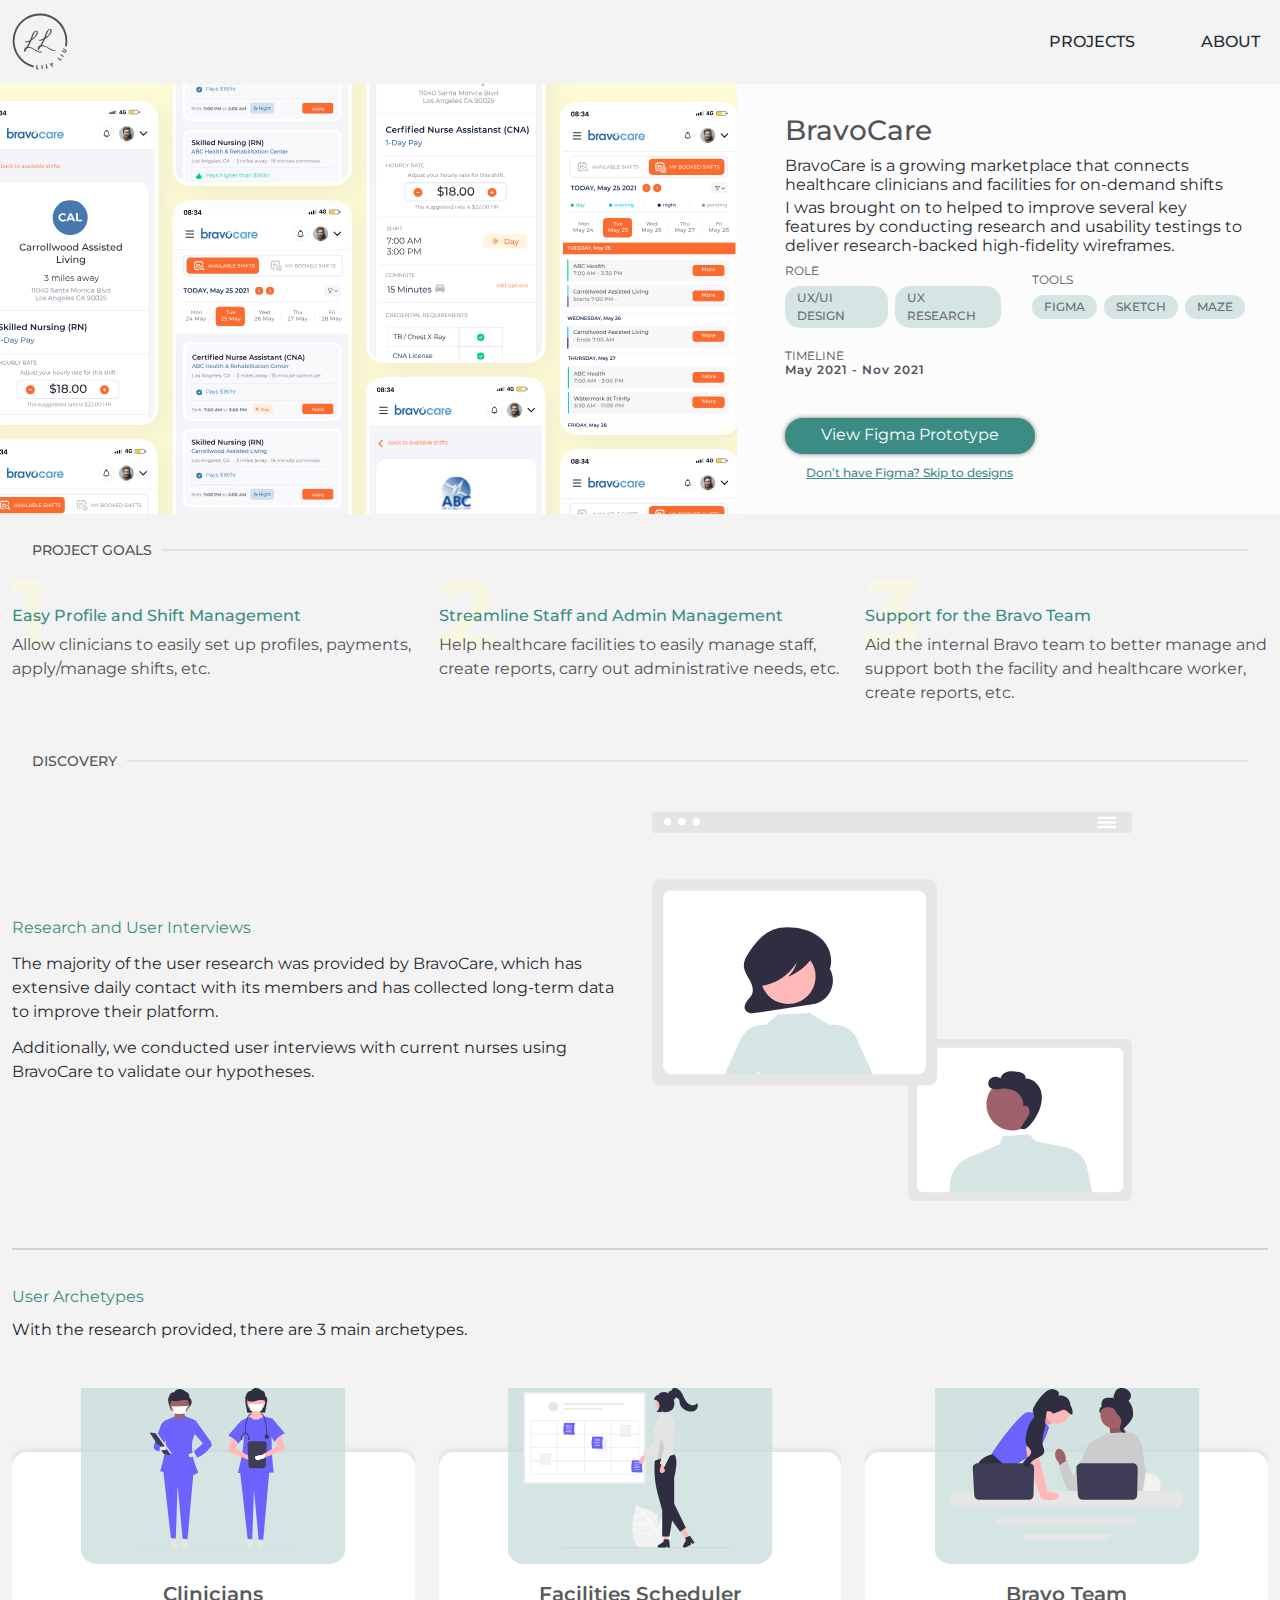
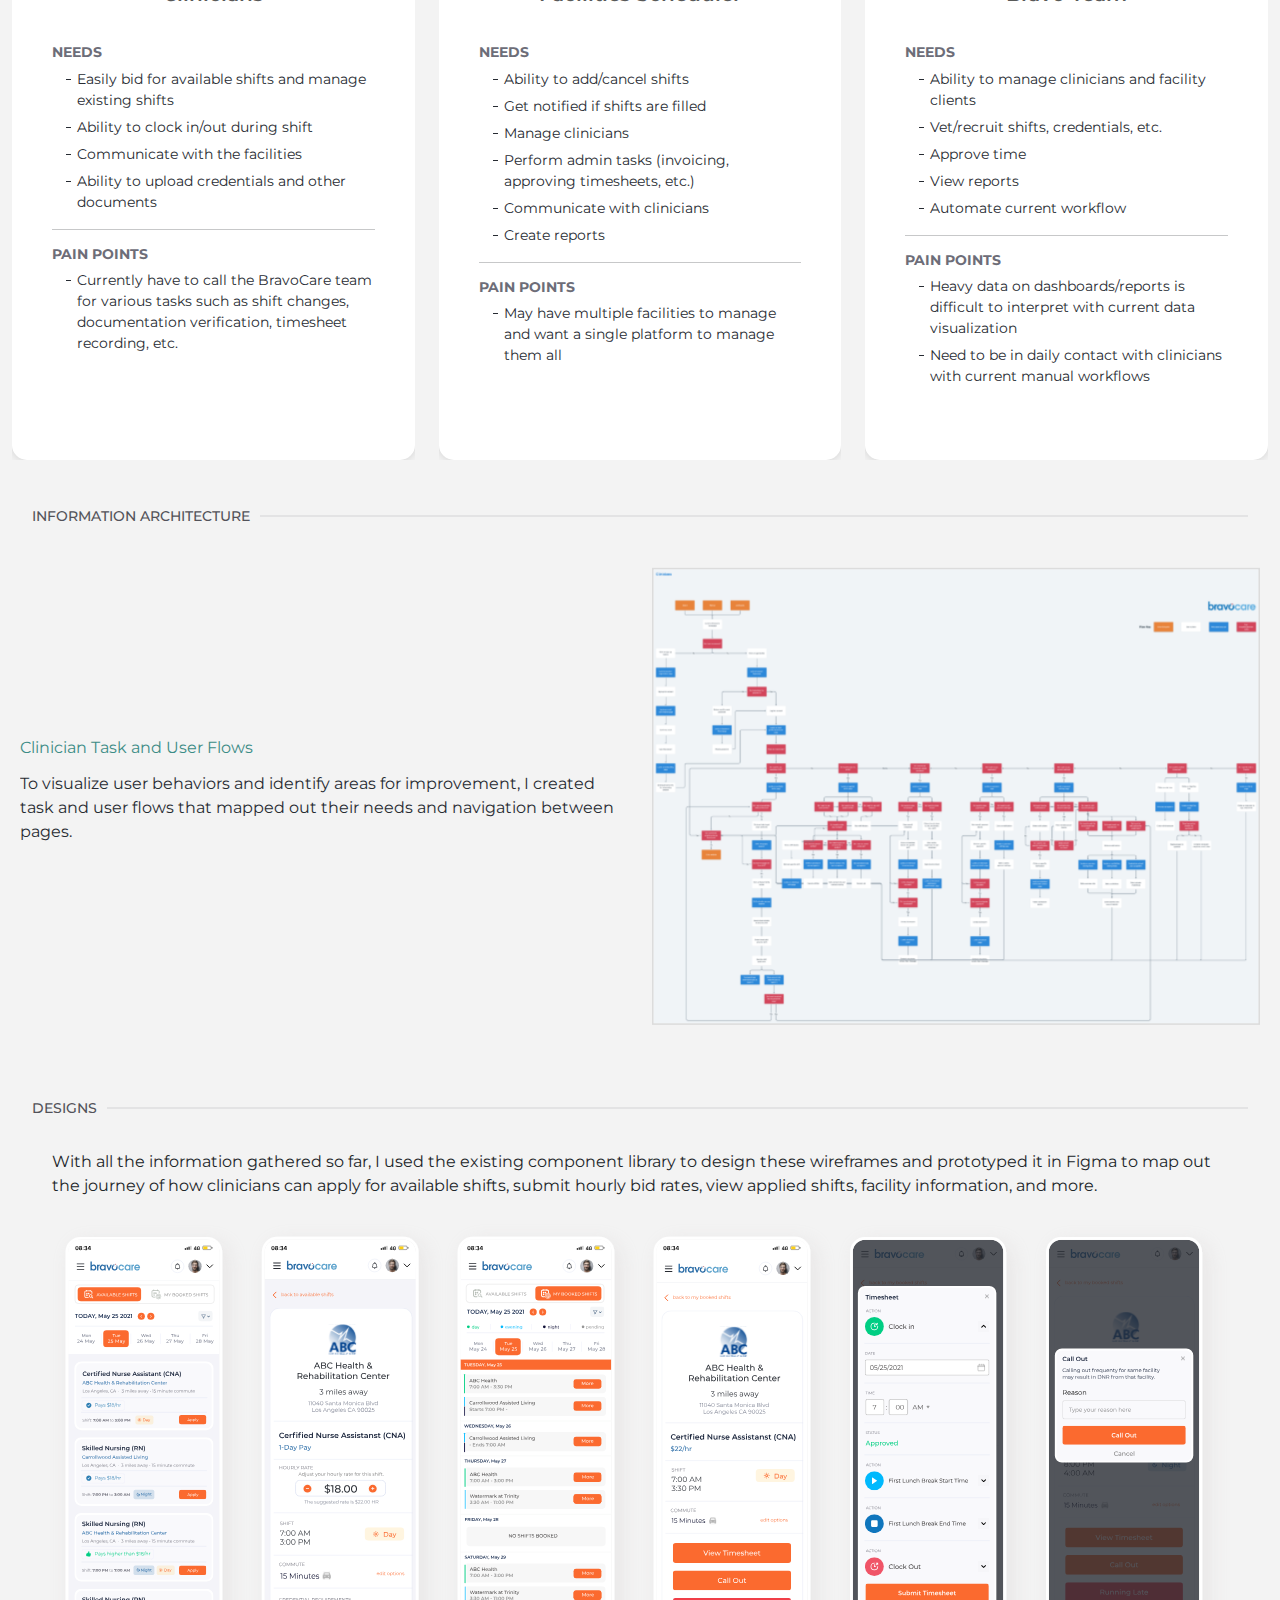
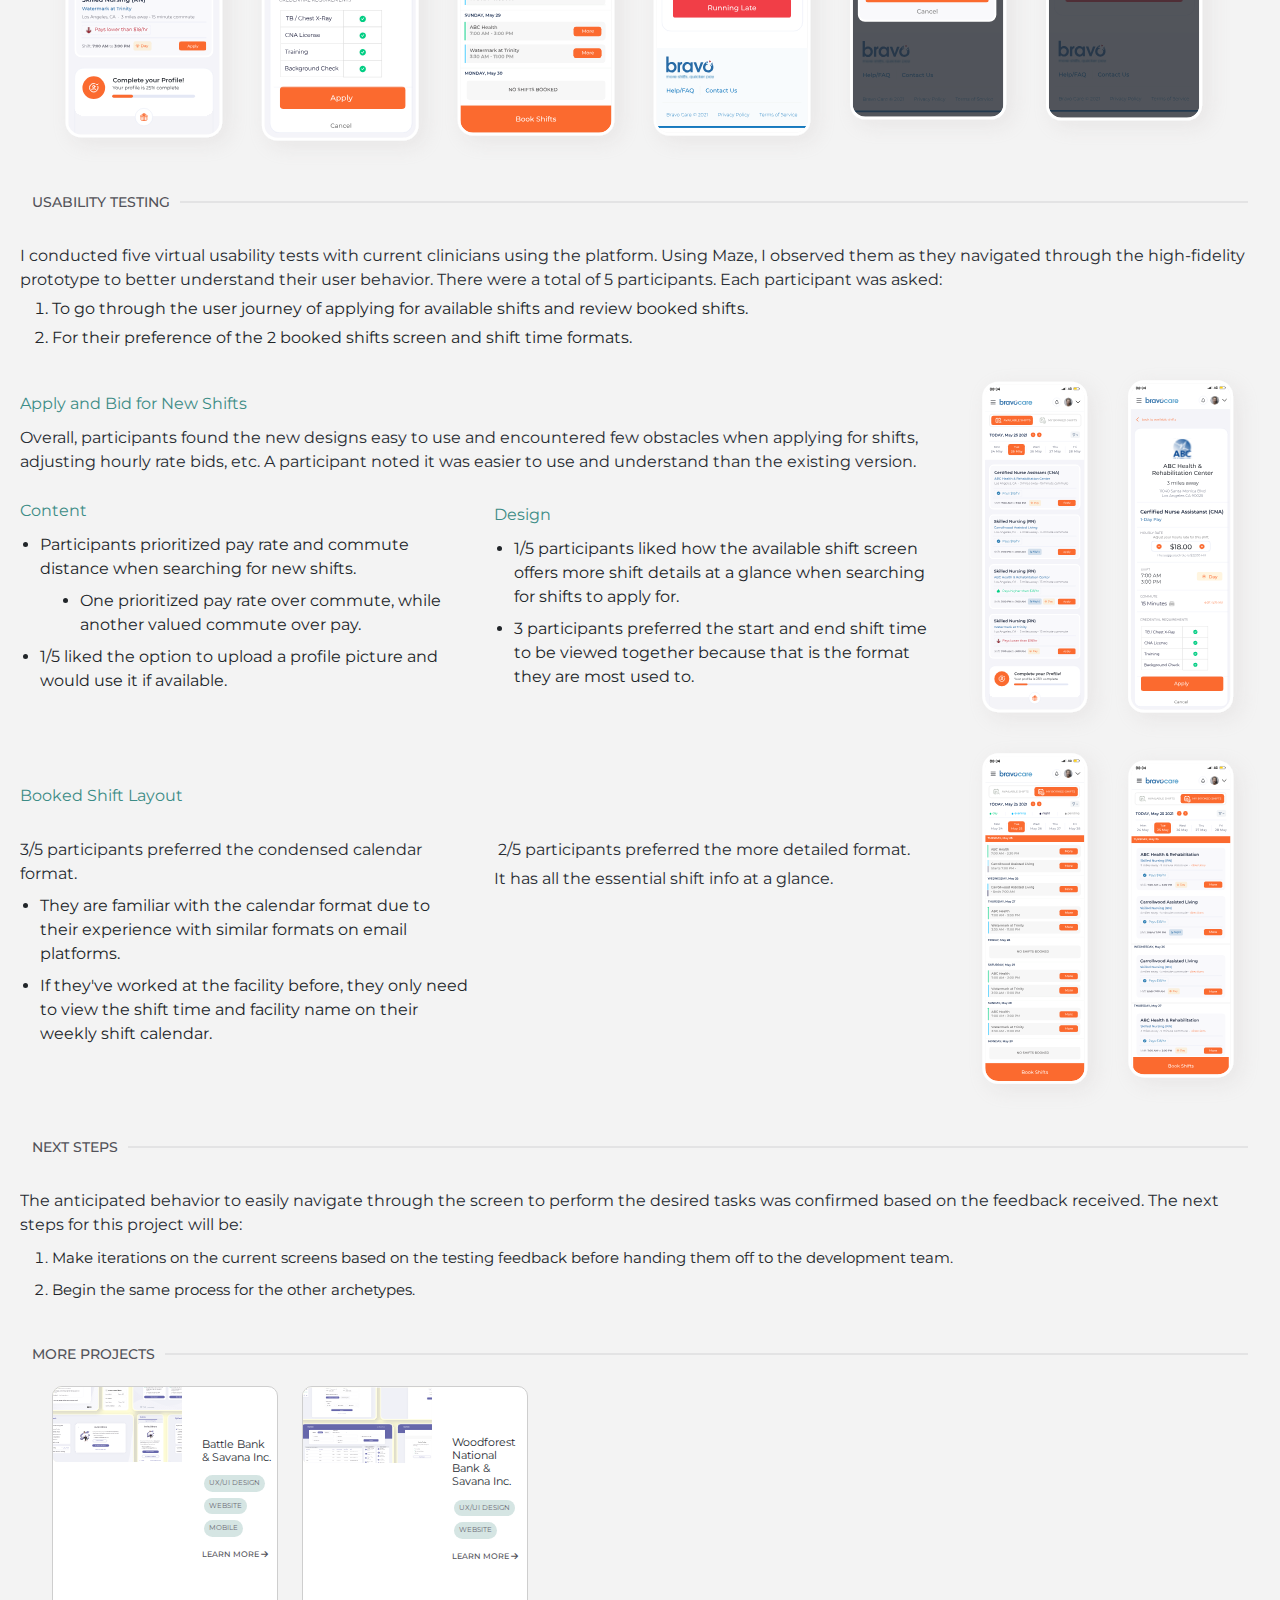
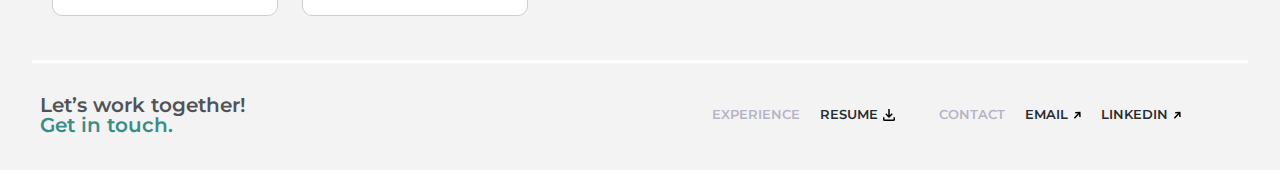
<file: bravo.html>
<!DOCTYPE html>
<html lang="en">

<head>
    <meta charset="UTF-8">
    <meta name="viewport" content="width=device-width, initial-scale=1.0">
    <!-- bootstrap -->
    <link rel="stylesheet" href="css/bootstrap.min.css">
    <!-- font awesome -->
    <link rel="stylesheet" href="https://cdnjs.cloudflare.com/ajax/libs/font-awesome/6.5.1/css/all.min.css">
    <!-- magnific popup -->
    <link rel="stylesheet" href="css/magnific-popup.css">
    <!-- animate css -->
    <link rel="stylesheet" href="css/animate.min.css">
    <!-- custom css -->
    <link rel="stylesheet" href="css/custom.css">
    <!-- media query css -->
    <link rel="stylesheet" href="css/media.css">
    <title>BravoCare</title>
     <link rel="icon" href="imgs/Favicon.svg" type="image/svg+xml">
</head>

<body>
    <!-- header -->
    <header style="background: #F3F3F3;">
        <!-- navbar -->
        <nav class="navbar navbar-expand-md">
            <div class="container">
                <a class="navbar-brand" href="index.html"><img src="imgs/Logo.svg" alt="logo"></a>
                <button class="navbar-toggler" type="button" data-bs-toggle="collapse"
                    data-bs-target="#navbarSupportedContent" aria-controls="navbarSupportedContent"
                    aria-expanded="false" aria-label="Toggle navigation">
                    <div id="nav-icon1">
                        <span></span>
                        <span></span>
                        <span></span>
                    </div>
                </button>
                <div class="collapse navbar-collapse" id="navbarSupportedContent">
                    <ul class="navbar-nav">
                        <li class="nav-item">
                            <a class="nav-link" href="index.html">projects</a>
                        </li>
                        <li class="nav-item">
                            <a class="nav-link" href="about.html">About</a>
                        </li>
                    </ul>
                </div>
            </div>
        </nav>
        <!-- end navbar -->
    </header>
    <!-- end header -->

    <!-- battle hero -->
    <section class="battle_hero">
        <div class="row">
            <div class="col-lg-7">
                <div class="thumbnail">
                    <img src="imgs/bravo/Bravo TN.svg" alt="">
                </div>
            </div>
            <div class="col-lg-5">
                <!-- content -->
                <div class="content">
                    <h4>BravoCare</h4>
                    <p>BravoCare is a growing marketplace that connects healthcare clinicians and facilities for
                        on-demand shifts</p>
                    <p>I was brought on to helped to improve several key features by conducting research and usability
                        testings to deliver research-backed high-fidelity wireframes. </p>
                    <div class="row">
                        <div class="col-md-6 col-6">
                            <h6>ROLE</h6>
                            <ul>
                                <li>UX/UI DESIGN</li>
                                <li>UX RESEARCH</li>
                            </ul>
                        </div>
                        <div class="col-md-6 col-6">
                            <h6>TOOLS</h6>
                            <ul>
                                <li>FIGMA</li>
                                <li>Sketch</li>
                                <li>MAZE</li>
                            </ul>
                        </div>
                        <div class="col-md-12 col-sm-6">
                            <div class="timeline">
                                <p>TIMELINE</p>
                                <h6 class="fw-semibold">May 2021 - Nov 2021</h6>
                            </div>
                        </div>
                    </div>
                    <div class="buttons">
                        <a href="https://www.figma.com/proto/KEz2HRQ85sQsQSPurFOeKg/Bravocare?node-id=0%3A1992&scaling=scale-down&page-id=0%3A1&starting-point-node-id=0%3A1992"
                            class="btn-primary" target="_blank" rel="noopener noreferrer">view figma prototype</a>
                        <a href="#df3" class="btn-sec">Don’t have Figma? Skip to designs</a>
                    </div>
                </div>
                <!-- end content -->
            </div>
        </div>
    </section>
    <!-- end battle hero -->

    <!-- headline -->
    <div class="headline">
        <div class="container-fluid">
            <div class="content">
                <h5>PROJECT goals </h5>
                <hr>
            </div>
        </div>
    </div>
    <!-- end headline -->

    <!-- project goals -->
    <section class="project_goals" id="bravo-pgoals">
        <div class="container">
            <div class="row">
                <div class="col-md-4">
                    <!-- content -->
                    <div class="content overflow-visible">
                        <h1>1</h1>
                        <h5>Easy Profile and Shift Management</h5>
                        <p>Allow clinicians to easily set up profiles, payments, apply/manage shifts, etc.</p>
                    </div>
                    <!-- end content -->
                </div>
                <div class="col-md-4">
                    <!-- content -->
                    <div class="content overflow-visible">
                        <h1>2</h1>
                        <h5>Streamline Staff and Admin Management</h5>
                        <p>Help healthcare facilities to easily manage staff, create reports, carry out administrative
                            needs, etc.</p>
                    </div>
                    <!-- end content -->
                </div>
                <div class="col-md-4">
                    <!-- content -->
                    <div class="content overflow-visible">
                        <h1>3</h1>
                        <h5>Support for the Bravo Team</h5>
                        <p>Aid the internal Bravo team to better manage and support both the facility and healthcare
                            worker, create reports, etc.</p>
                    </div>
                    <!-- end content -->
                </div>
            </div>
        </div>
    </section>
    <!-- end project goals -->

    <!-- headline -->
    <div class="headline">
        <div class="container-fluid">
            <div class="content">
                <h5>DISCOVERY</h5>
                <hr>
            </div>
        </div>
    </div>
    <!-- end headline -->


    <!-- discovery -->
    <section class="discovery" id="bravo-dis">
        <div class="container">
            <div class="row">
                <div class="col-md-6">
                    <!-- content -->
                    <div class="content">
                        <p><span>Research and User Interviews</span></p>
                        <p>The majority of the user research was provided by BravoCare, which has extensive daily
                            contact with its members and has collected long-term data to improve their platform.</p>
                        <p>Additionally, we conducted user interviews with current nurses using BravoCare to validate
                            our hypotheses.</p>
                    </div>
                    <!-- end content -->
                </div>
                <div class="col-md-6">
                    <!-- content -->
                    <div class="content">
                        <img src="imgs/bravo/undraw_remote_meeting_re_abe7 1.svg" alt="">
                    </div>
                    <!-- end content -->
                </div>
            </div>
        </div>
    </section>
    <!-- end discovery -->

    <!-- user arch -->
    <section class="user-arch">
        <div class="container">
            <p><span>User Archetypes</span> With the research provided, there are 3 main archetypes.</p>
            <div class="row">
                <div class="col-lg-4">
                    <!-- content -->
                    <div class="content" data-wow-duration="3s">
                        <div class="box">
                            <img src="imgs/bravo/1.svg" alt="">
                            <h5>Clinicians</h5>
                            <div class="text">
                                <h6>Needs</h6>
                                <ul>
                                    <li>Easily bid for available shifts and manage existing shifts</li>
                                    <li>Ability to clock in/out during shift</li>
                                    <li>Communicate with the facilities</li>
                                    <li>Ability to upload credentials and other documents</li>
                                </ul>
                                <hr>
                                <h6>pain points</h6>
                                <ul>
                                    <li>Currently have to call the BravoCare team for various tasks such as shift
                                        changes, documentation verification, timesheet recording, etc.</li>
                                </ul>
                            </div>
                        </div>
                    </div>
                    <!-- end content -->
                </div>
                <div class="col-lg-4">
                    <!-- content -->
                    <div class="content" data-wow-duration="3.4s">
                        <div class="box">
                            <img src="imgs/bravo/2.svg" alt="">
                            <h5>Facilities Scheduler</h5>
                            <div class="text">
                                <h6>Needs</h6>
                                <ul>
                                    <li>Ability to add/cancel shifts</li>
                                    <li>Get notified if shifts are filled</li>
                                    <li>Manage clinicians</li>
                                    <li>Perform admin tasks (invoicing, approving timesheets, etc.)</li>
                                    <li>Communicate with clinicians</li>
                                    <li>Create reports</li>
                                </ul>
                                <hr>
                                <h6>pain points</h6>
                                <ul>
                                    <li>May have multiple facilities to manage and want a single platform to manage them
                                        all</li>
                                </ul>
                            </div>
                        </div>
                    </div>
                    <!-- end content -->
                </div>
                <div class="col-lg-4">
                    <!-- content -->
                    <div class="content" data-wow-duration="3.8s">
                        <div class="box">
                            <img src="imgs/bravo/3.svg" alt="">
                            <h5>Bravo Team</h5>
                            <div class="text">
                                <h6>Needs</h6>
                                <ul>
                                    <li>Ability to manage clinicians and facility clients</li>
                                    <li>Vet/recruit shifts, credentials, etc.</li>
                                    <li>Approve time</li>
                                    <li>View reports</li>
                                    <li>Automate current workflow</li>
                                </ul>
                                <hr>
                                <h6>pain points</h6>
                                <ul>
                                    <li>Heavy data on dashboards/reports is difficult to interpret with current data
                                        visualization</li>
                                    <li>Need to be in daily contact with clinicians with current manual workflows</li>
                                </ul>
                            </div>
                        </div>
                    </div>
                    <!-- end content -->
                </div>
            </div>
        </div>
    </section>
    <!-- end user arch -->



    <!-- headline -->
    <div class="headline">
        <div class="container-fluid">
            <div class="content">
                <h5>Information Architecture</h5>
                <hr>
            </div>
        </div>
    </div>
    <!-- end headline -->


    <!-- discovery -->
    <section class="discovery" id="bravo-dis">
        <div class="container-fluid">
            <div class="row">
                <div class="col-md-6">
                    <!-- content -->
                    <div class="content">
                        <p><span>Clinician Task and User Flows </span></p>
                        <p>To visualize user behaviors and identify areas for improvement, I created task and user flows
                            that mapped out their needs and navigation between pages.</p>
                    </div>
                    <!-- end content -->
                </div>
                <div class="col-md-6">
                    <!-- content -->
                    <div class="content">
                        <img src="imgs/bravo/Frame 48095455.svg" alt="">
                    </div>
                    <!-- end content -->
                </div>
            </div>
        </div>
    </section>
    <!-- end discovery -->

    <!-- headline -->
    <div class="headline" id="df3">
        <div class="container-fluid">
            <div class="content">
                <h5>DESIGNs</h5>
                <hr>
            </div>
        </div>
    </div>
    <!-- end headline -->


    <!-- designs -->
    <section class="designs">
        <div class="container-fluid">
            <div class="wrapper">
                <p>With all the information gathered so far, I used the existing component library to design these
                    wireframes and prototyped it in Figma to map out the journey of how clinicians can apply for
                    available shifts, submit hourly bid rates, view applied shifts, facility information, and more.</p>
            </div>
            <div class="row g-0">
                <div class="col-lg-2 col-md-4 col-sm-6 col-6">
                    <!-- sample -->
                    <div class="sample" data-wow-duration="2.2s">
                        <a class="img-popup" href="imgs/bravo/x1.svg"><img src="imgs/bravo/x1.svg" alt=""></a>
                    </div>
                    <!-- end sample -->
                </div>
                <div class="col-lg-2 col-md-4 col-sm-6 col-6">
                    <!-- sample -->
                    <div class="sample" data-wow-duration="2.4s">
                        <a class="img-popup" href="imgs/bravo/x2.svg"><img src="imgs/bravo/x2.svg" alt=""></a>
                    </div>
                    <!-- end sample -->
                </div>
                <div class="col-lg-2 col-md-4 col-sm-6 col-6">
                    <!-- sample -->
                    <div class="sample" data-wow-duration="2.6s">
                        <a class="img-popup" href="imgs/bravo/x3.svg"><img src="imgs/bravo/x3.svg" alt=""></a>
                    </div>
                    <!-- end sample -->
                </div>
                <div class="col-lg-2 col-md-4 col-sm-6 col-6">
                    <!-- sample -->
                    <div class="sample" data-wow-duration="2.8s">
                        <a class="img-popup" href="imgs/bravo/x4.svg"><img src="imgs/bravo/x4.svg" alt=""></a>
                    </div>
                    <!-- end sample -->
                </div>
                <div class="col-lg-2 col-md-4 col-sm-6 col-6">
                    <!-- sample -->
                    <div class="sample" data-wow-duration="3s">
                        <a class="img-popup" href="imgs/bravo/x5.svg"><img src="imgs/bravo/x5.svg" alt=""></a>
                    </div>
                    <!-- end sample -->
                </div>
                <div class="col-lg-2 col-md-4 col-sm-6 col-6">
                    <!-- sample -->
                    <div class="sample" data-wow-duration="3.2s">
                        <a class="img-popup" href="imgs/bravo/x6.svg"><img src="imgs/bravo/x6.svg" alt=""></a>
                    </div>
                    <!-- end sample -->
                </div>
            </div>
        </div>
    </section>
    <!-- end designs -->


    <!-- headline -->
    <div class="headline" id="df3">
        <div class="container-fluid">
            <div class="content">
                <h5>Usability Testing</h5>
                <hr>
            </div>
        </div>
    </div>
    <!-- end headline -->

    <!-- utesting -->
    <section class="utesting">
        <div class="container-fluid">
            <!-- box content -->
            <div class="box-content">
                <p>I conducted five virtual usability tests with current clinicians using the platform. Using Maze, I
                    observed them as they navigated through the high-fidelity prototype to better understand their user
                    behavior. There were a total of 5 participants. Each participant was asked:</p>
                <ol>
                    <li>To go through the user journey of applying for available shifts and review booked shifts. </li>
                    <li>For their preference of the 2 booked shifts screen and shift time formats. </li>
                </ol>
            </div>
            <!-- end box content -->
            <!-- content -->
            <div class="content">
                <div class="row">
                    <div class="col-md-9 col-sm-7">
                        <!-- text content -->
                        <div class="box-content">
                            <p><span>Apply and Bid for New Shifts</span> Overall, participants found the new designs
                                easy to use and encountered few obstacles when applying for shifts, adjusting hourly
                                rate bids, etc. A participant noted it was easier to use and understand than the
                                existing version.</p>
                        </div>
                        <!-- end text content -->
                        <div class="row">
                            <div class="col-md-6">
                                <div class="text-content">
                                    <p><span>Content</span></p>
                                    <ul>
                                        <li>Participants prioritized pay rate and commute distance when searching for
                                            new shifts.
                                            <ul>
                                                <li>One prioritized pay rate over commute, while another valued commute
                                                    over pay.</li>
                                            </ul>
                                        </li>
                                        <li>1/5 liked the option to upload a profile picture and would use it if
                                            available.</li>
                                    </ul>
                                </div>
                            </div>
                            <div class="col-md-6">
                                <div class="text-content">
                                    <p><span>Design</span></p>
                                    <ul>
                                        <li>1/5 participants liked how the available shift screen offers more shift
                                            details at a glance when searching for shifts to apply for.</li>
                                        <li>3 participants preferred the start and end shift time to be viewed together
                                            because that is the format they are most used to.</li>
                                    </ul>
                                </div>
                            </div>
                        </div>
                    </div>
                    <div class="col-md-3 col-sm-5">
                        <!-- thumbnail -->
                        <div class="thumbnail" data-wow-duration="3s">
                            <div class="row g-0">
                                <div class="col-6">
                                    <a class="img-popup" href="imgs/bravo/f.svg"><img src="imgs/bravo/f.svg" alt=""></a>
                                    <!-- <img src="imgs/bravo/f.svg" alt=""> -->
                                </div>
                                <div class="col-6">
                                    <a class="img-popup" href="imgs/bravo/l.svg"><img src="imgs/bravo/l.svg" alt=""></a>
                                </div>
                            </div>
                        </div>
                        <!-- end thumbnail  -->
                    </div>
                </div>
            </div>
            <!-- end content -->

            <!-- content -->
            <div class="content">
                <div class="row">
                    <div class="col-md-9 col-sm-7">
                        <!-- text content -->
                        <div class="box-content">
                            <p><span>Booked Shift Layout</span></p>
                        </div>
                        <!-- end text content -->
                        <div class="row" style="align-items: baseline;">
                            <div class="col-md-6">
                                <div class="text-content">
                                    <p>3/5 participants preferred the condensed calendar format.</p>
                                    <ul>
                                        <li>They are familiar with the calendar format due to their experience with
                                            similar formats on email platforms.</li>
                                        <li>If they've worked at the facility before, they only need to view the shift
                                            time and facility name on their weekly shift calendar.</li>
                                    </ul>
                                </div>
                            </div>
                            <div class="col-md-6">
                                <div class="text-content">
                                    <p> 2/5 participants preferred the more detailed format. </p>
                                    <p>It has all the essential shift info at a glance. </p>
                                </div>
                            </div>
                        </div>
                    </div>
                    <div class="col-md-3 col-sm-5">
                        <!-- thumbnail -->
                        <div class="thumbnail" data-wow-duration="3.5s">
                            <div class="row g-0">
                                <div class="col-6">
                                    <a class="img-popup" href="imgs/bravo/f1.svg"><img src="imgs/bravo/f1.svg"
                                            alt=""></a>
                                </div>
                                <div class="col-6">
                                    <a class="img-popup" href="imgs/bravo/l1.svg"><img src="imgs/bravo/l1.svg"
                                            alt=""></a>
                                </div>
                            </div>
                        </div>
                        <!-- end thumbnail  -->
                    </div>
                </div>
            </div>
            <!-- end content -->
        </div>
    </section>
    <!-- end utesting -->


    <!-- headline -->
    <div class="headline">
        <div class="container-fluid">
            <div class="content">
                <h5>next steps</h5>
                <hr>
            </div>
        </div>
    </div>
    <!-- end headline -->

    <!-- ch content -->
    <section class="ch-content utesting">
        <div class="container-fluid">
            <!-- content -->
            <div class="content">
                <p>The anticipated behavior to easily navigate through the screen to perform the desired tasks was
                    confirmed based on the feedback received. The next steps for this project will be:</p>
                <ol>
                    <li>Make iterations on the current screens based on the testing feedback before handing them off to
                        the development team.</li>
                    <li>Begin the same process for the other archetypes.</li>
                </ol>
            </div>
            <!-- end content -->
        </div>
    </section>


    <!-- headline -->
    <div class="headline">
        <div class="container-fluid">
            <div class="content">
                <h5>More projects</h5>
                <hr>
            </div>
        </div>
    </div>
    <!-- end headline -->

    <!-- more projects -->
    <section class="more-projects">
        <div class="container-fluid">
            <div class="row">
                <div class="col-lg-4 col-6 custom-col">
                    <!-- content -->
                    <div class="content">
                        <div class="thumbnail">
                            <a href="battled.html">
                                <img src="imgs/WFD/OAO STN.svg" alt="">
                            </a>
                        </div>
                        <div class="text-content">
                            <a href="battled.html" class="text-capitalize">
                                <h6>Battle Bank & Savana Inc.</h6>
                            </a>
                            <ul>
                                <li>UX/UI DESIGN</li>
                                <li>WEBSITE</li>
                                <li>MOBILE</li>
                            </ul>
                            <a href="battled.html" class="hide-at-767">learn more <span><i class="fa-solid fa-arrow-right"></i></span></a>
                        </div>
                    </div>
                    <!-- end content -->
                </div>
                <div class="col-lg-4 col-6 custom-col">
                    <!-- content -->
                    <div class="content">
                        <div class="thumbnail">
                            <a href="wfd.html">
                                <img src="imgs/bravo/BAO TN.svg" alt="">
                            </a>
                        </div>
                        <div class="text-content">
                            <a href="wfd.html" class="text-capitalize">
                                <h6>Woodforest National Bank & Savana Inc.</h6>
                            </a>
                            <ul>
                                <li>UX/UI DESIGN</li>
                                <li>WEBSITE</li>
                            </ul>
                            <a href="wfd.html" class="hide-at-767">learn more <span><i class="fa-solid fa-arrow-right"></i></span></a>
                        </div>

                    </div>
                    <!-- end content -->
                </div>
            </div>
        </div>
    </section>
    <!-- end more projects -->


    <!-- footer -->
    <footer class="footer">
        <div class="container">
            <div class="row">
                <div class="col-lg-6 col-md-4 col-8">
                    <!-- footer widget -->
                    <div class="footer-widget">
                        <h5>Let’s work together! <br> <a href="#">Get in touch.</a></h5>
                    </div>
                    <!-- end footer widget -->
                </div>
                <div class="col-lg-6 col-md-8 col-4">
                    <!-- footer widget -->
                    <ul class="menu-bottom">
                        <li class="li"><a href="#">experience</a></li>
                        <li class="li"> <a href="resume/Resume.pdf" download> resume <img src="imgs/home/icon.svg"
                                    alt=""></a></li>
                        <li class="li"><a href="#">contact</a></li>
                        <li class="li"><a href="mailto:designsbylilyliu@gmail.com">email <img class="icon2"
                                    src="imgs/home/icon2.svg" alt=""></a></li>
                        <li class="li"><a href="https://www.linkedin.com/in/lily-liu-45ab15120/">linkedin <img
                                    class="icon2" src="imgs/home/icon2.svg" alt=""></a></li>
                    </ul>
                    <!-- end footer widget -->
                </div>
            </div>
        </div>
    </footer>
    <!-- end footer -->







    <!-- jquery -->
    <script src="js/jquery.min.js"></script>
    <!-- bootstrap js -->
    <script src="js/bootstrap.bundle.min.js"></script>
    <!-- magnific popup -->
    <script src="js/magnific-popup.js"></script>
    <!-- wow js -->
    <script src="js/wow.js"></script>
    <!-- custom js -->
    <script src="js/custom.js"></script>
</body>

</html>
</file>
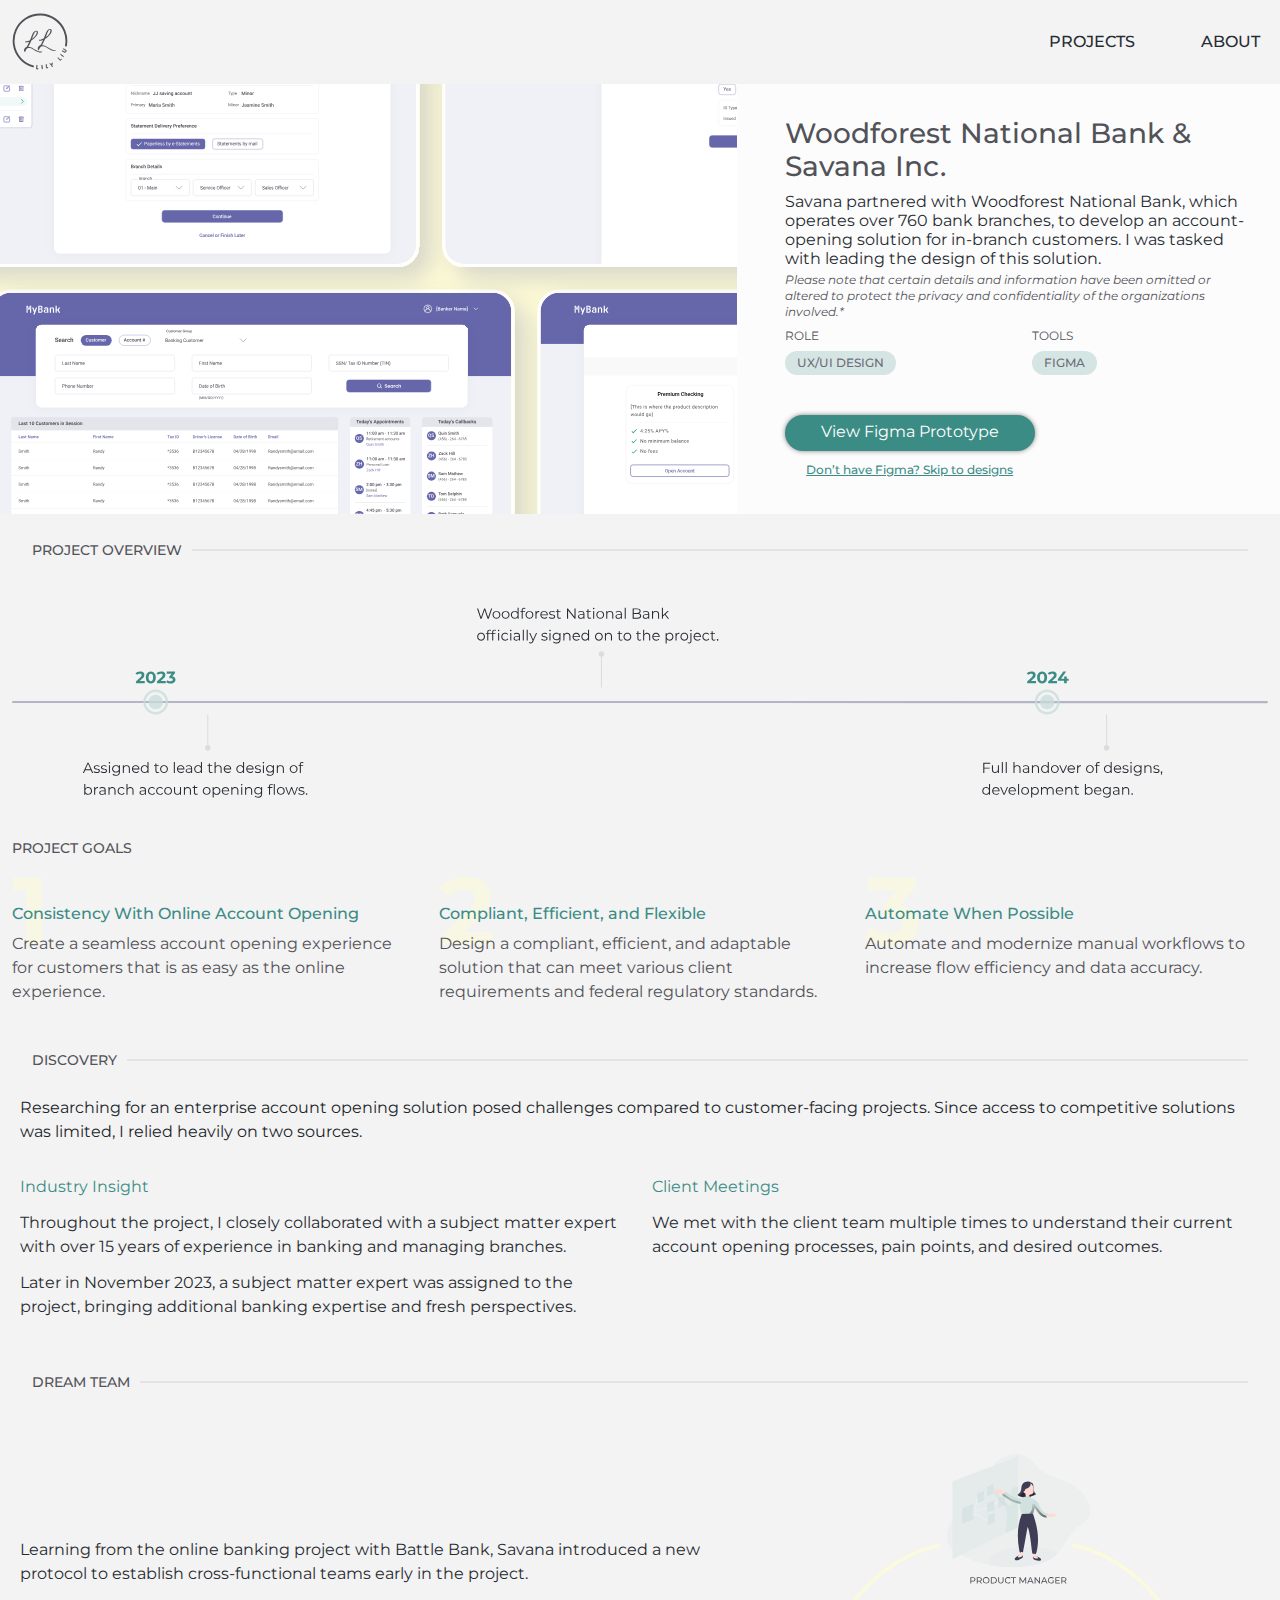
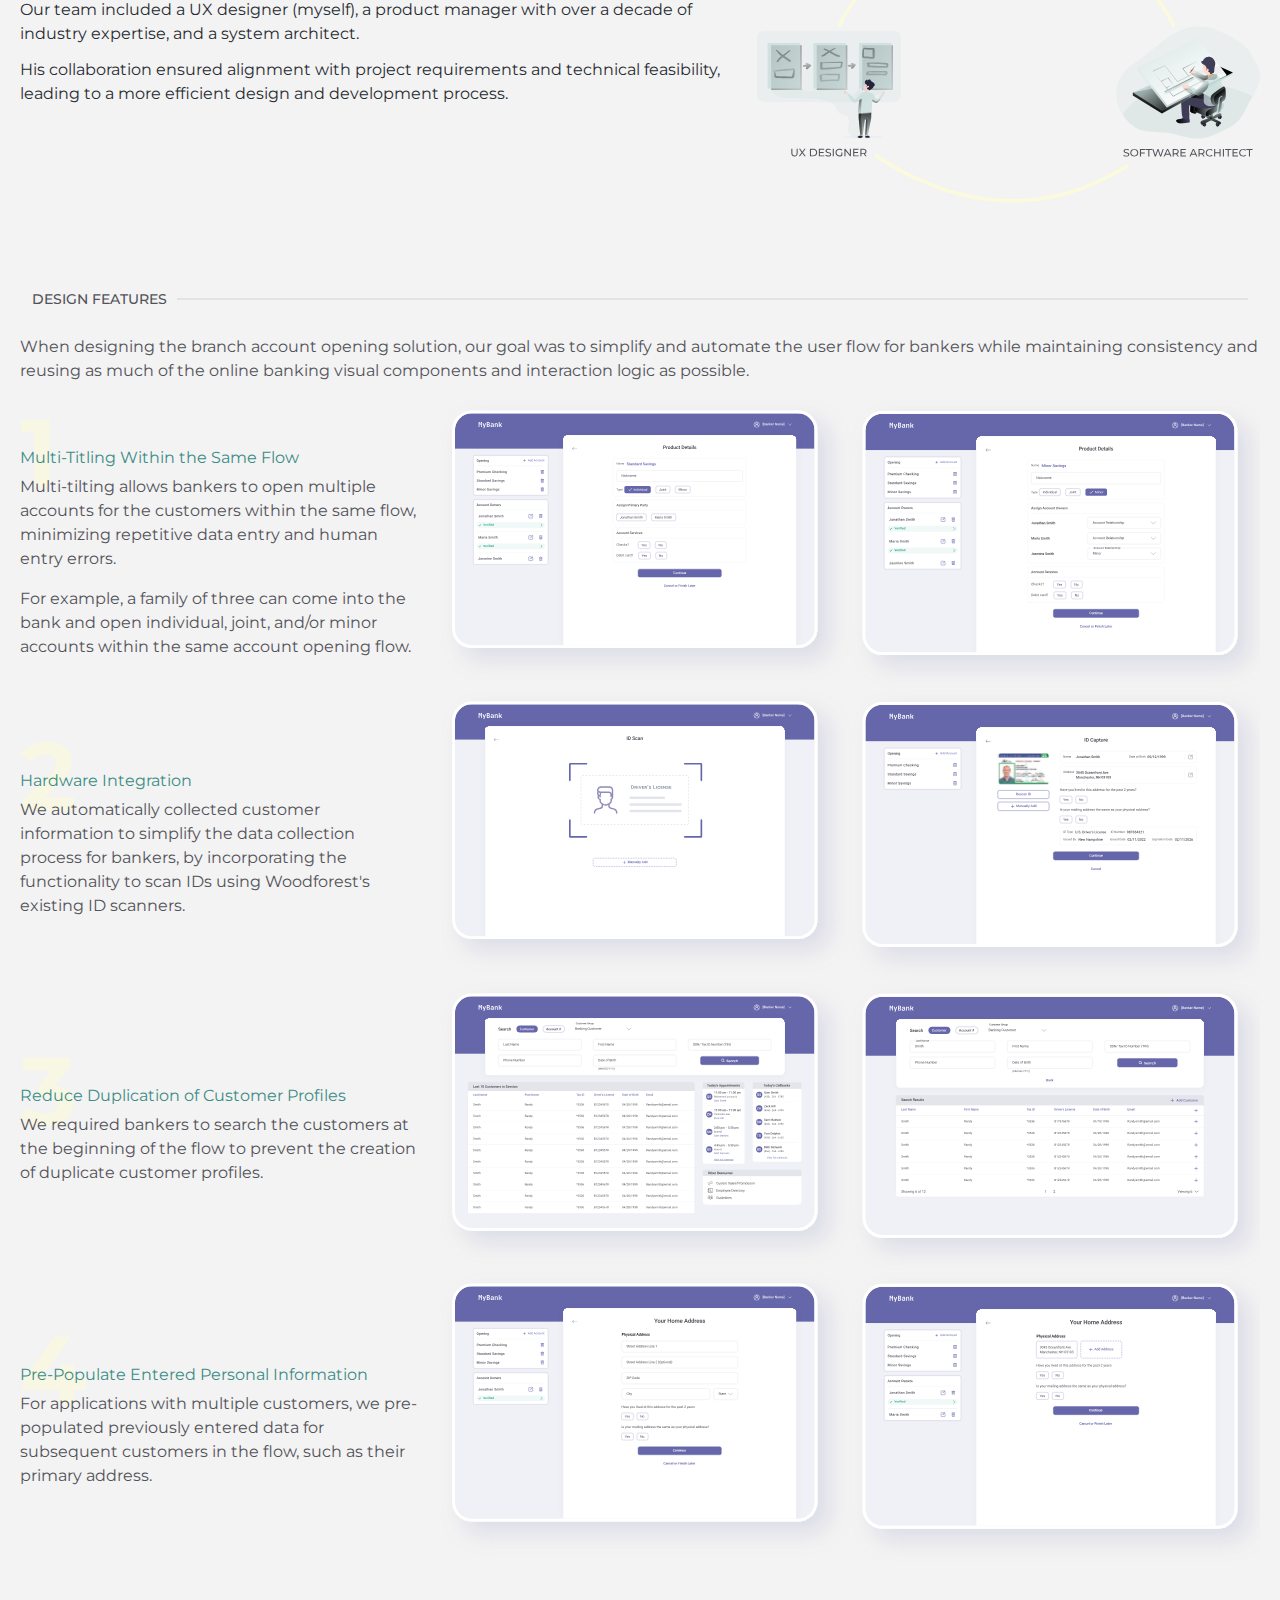
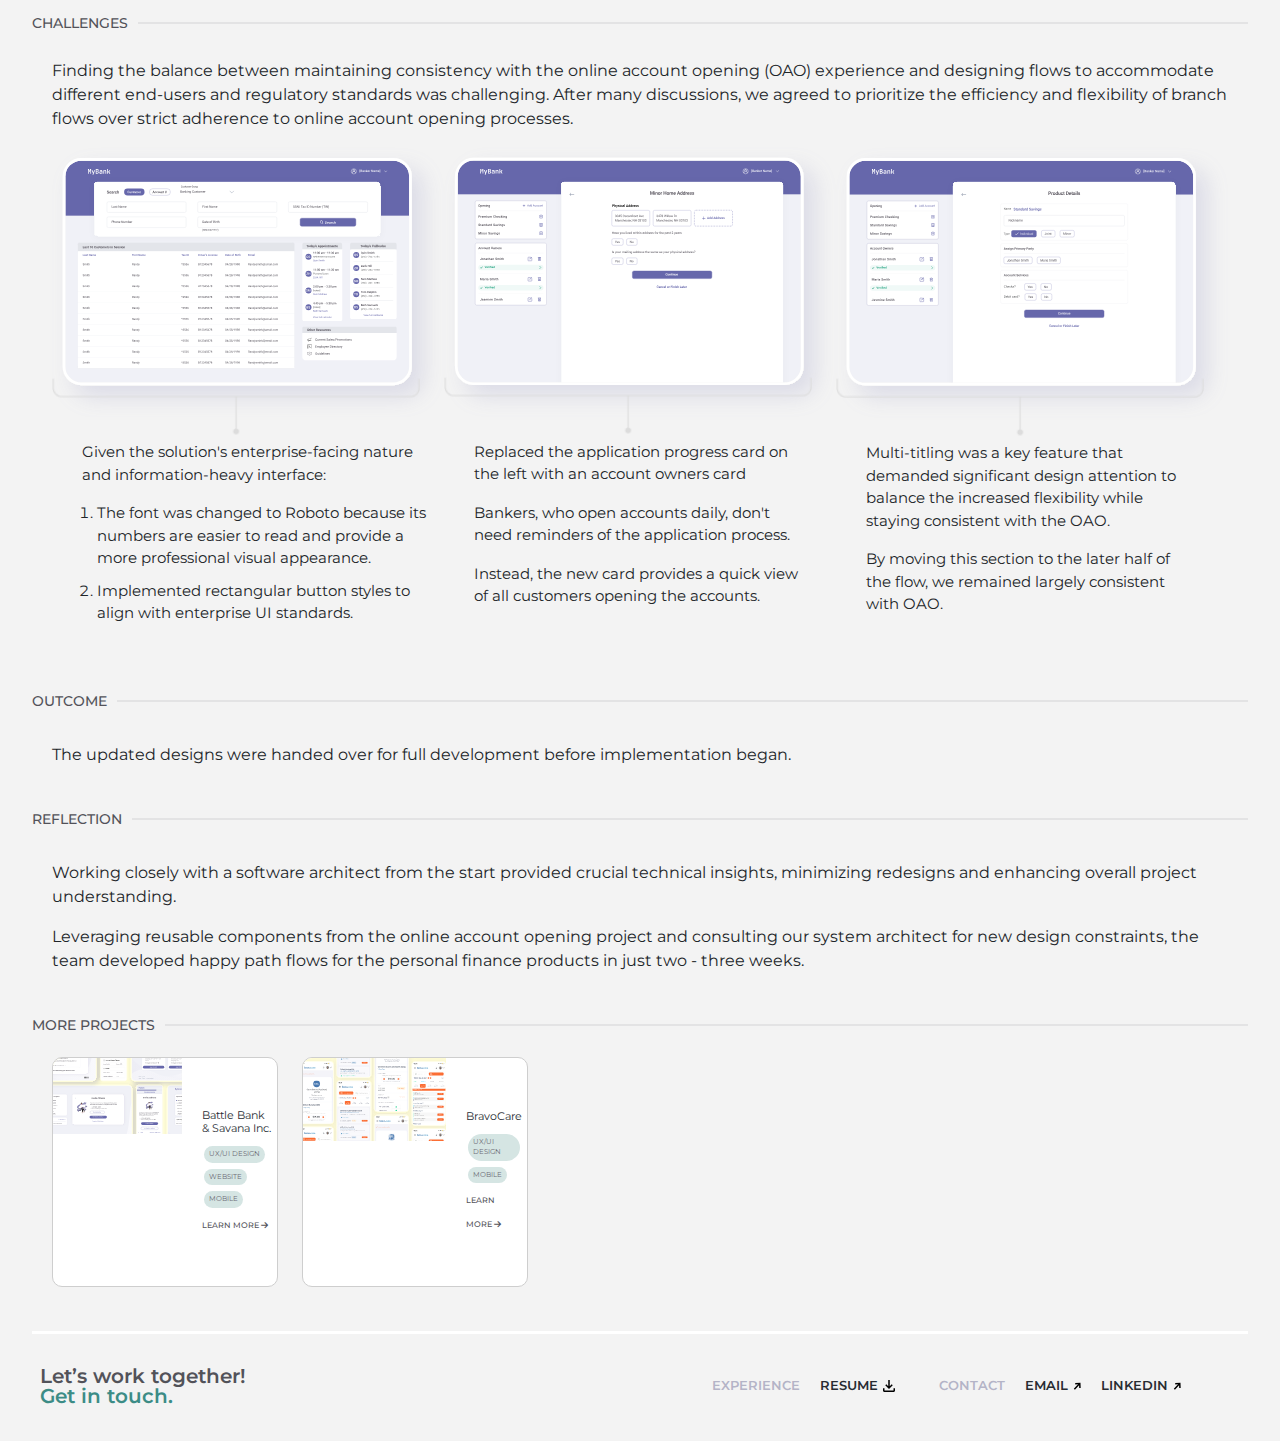
<file: wfd.html>
<!DOCTYPE html>
<html lang="en">

<head>
    <meta charset="UTF-8">
    <meta name="viewport" content="width=device-width, initial-scale=1.0">
    <!-- bootstrap -->
    <link rel="stylesheet" href="css/bootstrap.min.css">
    <!-- font awesome -->
    <link rel="stylesheet" href="https://cdnjs.cloudflare.com/ajax/libs/font-awesome/6.5.1/css/all.min.css">
    <!-- magnific popup -->
    <link rel="stylesheet" href="css/magnific-popup.css">
    <!-- animate css -->
    <link rel="stylesheet" href="css/animate.min.css">
    <!-- custom css -->
    <link rel="stylesheet" href="css/custom.css">
    <!-- media query css -->
    <link rel="stylesheet" href="css/media.css">
    <title>Woodforest & Savana</title>
     <link rel="icon" href="imgs/Favicon.svg" type="image/svg+xml">
</head>

<body>
    <!-- header -->
    <header style="background: #F3F3F3;">
        <!-- navbar -->
        <nav class="navbar navbar-expand-md">
            <div class="container">
                <a class="navbar-brand" href="index.html"><img src="imgs/Logo.svg" alt="logo"></a>
                <button class="navbar-toggler" type="button" data-bs-toggle="collapse"
                    data-bs-target="#navbarSupportedContent" aria-controls="navbarSupportedContent"
                    aria-expanded="false" aria-label="Toggle navigation">
                    <div id="nav-icon1">
                        <span></span>
                        <span></span>
                        <span></span>
                    </div>
                </button>
                <div class="collapse navbar-collapse" id="navbarSupportedContent">
                    <ul class="navbar-nav">
                        <li class="nav-item">
                            <a class="nav-link" href="index.html">projects</a>
                        </li>
                        <li class="nav-item">
                            <a class="nav-link" href="about.html">About</a>
                        </li>
                    </ul>
                </div>
            </div>
        </nav>
        <!-- end navbar -->
    </header>
    <!-- end header -->

    <!-- battle hero -->
    <section class="battle_hero">
        <div class="row">
            <div class="col-lg-7">
                <div class="thumbnail">
                    <img src="imgs/WFD/BAO TN.svg" alt="" class="" data-wow-duration="2s">
                </div>
            </div>
            <div class="col-lg-5">
                <!-- content -->
                <div class="content">
                    <h4>Woodforest National Bank &
                        Savana Inc.</h4>
                    <p>Savana partnered with Woodforest National Bank, which operates over 760 bank branches, to develop
                        an account-opening solution for in-branch customers. I was tasked with leading the design of
                        this solution.</p>
                    <p><span>Please note that certain details and information have been omitted or altered to protect
                            the privacy and confidentiality of the organizations involved.*</span></p>
                    <div class="row">
                        <div class="col-sm-6 col-9">
                            <h6>ROLE</h6>
                            <ul>
                                <li>UX/UI DESIGN</li>
                            </ul>
                        </div>
                        <div class="col-sm-6 col-3 f-right">
                            <h6>TOOLS</h6>
                            <ul>
                                <li>FIGMA</li>
                            </ul>
                        </div>
                    </div>
                    <div class="buttons">
                        <a href="https://www.figma.com/proto/hPvFKzs2YX6T5nvG6absW0/Account-Opening?page-id=23%3A8442&node-id=232-7703&starting-point-node-id=232%3A7703&scaling=scale-down-width&t=i7ZLtmjNyRiuN4PO-1"
                            class="btn-primary" target="_blank" rel="noopener noreferrer">view figma prototype</a>
                        <a href="#df2" class="btn-sec">Don’t have Figma? Skip to designs</a>
                    </div>
                </div>
                <!-- end content -->
            </div>
        </div>
    </section>
    <!-- end battle hero -->

    <!-- headline -->
    <div class="headline">
        <div class="container-fluid">
            <div class="content">
                <h5>PROJECT OVERVIEW </h5>
                <hr>
            </div>
        </div>
    </div>
    <!-- end headline -->

    <!-- project chart -->
    <section class="project-chart">
        <div class="container">
            <div class="d-none d-lg-block d-md-block">
                <img src="imgs/WFD/wf timeline.svg" alt="" style="width: 100%;">
            </div>
            <div class="d-block d-lg-none d-md-none text-center">
                <img src="imgs/bbbb.svg" alt="">
            </div>
        </div>
    </section>
    <!-- end project chart -->

    <!-- project goals -->
    <section class="project_goals">
        <div class="container">
            <h4>PROJECT goals</h4>
            <div class="row">
                <div class="col-md-4">
                    <!-- content -->
                    <div class="content overflow-visible">
                        <h1>1</h1>
                        <h5>Consistency With Online Account Opening</h5>
                        <p>Create a seamless account opening experience for customers that is as easy as the online
                            experience.</p>
                    </div>
                    <!-- end content -->
                </div>
                <div class="col-md-4">
                    <!-- content -->
                    <div class="content overflow-visible">
                        <h1>2</h1>
                        <h5>Compliant, Efficient, and Flexible</h5>
                        <p>Design a compliant, efficient, and adaptable solution that can meet various client
                            requirements and federal regulatory standards.</p>
                    </div>
                    <!-- end content -->
                </div>
                <div class="col-md-4">
                    <!-- content -->
                    <div class="content overflow-visible">
                        <h1>3</h1>
                        <h5>Automate When Possible </h5>
                        <p>Automate and modernize manual workflows to increase flow efficiency and data accuracy.</p>
                    </div>
                    <!-- end content -->
                </div>
            </div>
        </div>
    </section>
    <!-- end project goals -->


    <!-- headline -->
    <div class="headline">
        <div class="container-fluid">
            <div class="content">
                <h5>DISCOVERY</h5>
                <hr>
            </div>
        </div>
    </div>
    <!-- end headline -->


    <!-- discovery -->
    <section class="discovery mt-24">
        <div class="container-fluid">
            <p>Researching for an enterprise account opening solution posed challenges compared to customer-facing
                projects. Since access to competitive solutions was limited, I relied heavily on two sources. </p>
            <div class="row" style="align-items: baseline;">
                <div class="col-md-6">
                    <!-- content -->
                    <div class="content">
                        <p><span>Industry Insight</span></p>
                        <p>Throughout the project, I closely collaborated with a subject matter expert with over 15
                            years of experience in banking and managing branches.</p>
                        <p>Later in November 2023, a subject matter expert was assigned to the project, bringing
                            additional banking expertise and fresh perspectives. </p>
                    </div>
                    <!-- end content -->
                </div>
                <div class="col-md-6">
                    <!-- content -->
                    <div class="content">
                        <p><span>Client Meetings</span></p>
                        <p>We met with the client team multiple times to understand their current account opening
                            processes, pain points, and desired outcomes.</p>
                    </div>
                    <!-- end content -->
                </div>
            </div>
        </div>
    </section>
    <!-- end discovery -->


    <!-- headline -->
    <div class="headline">
        <div class="container-fluid">
            <div class="content">
                <h5>dream team</h5>
                <hr>
            </div>
        </div>
    </div>
    <!-- end headline -->

    <!-- dream team -->
    <section class="dream-team">
        <div class="container-fluid">
            <div class="row">
                <div class="col-md-7">
                    <div class="content">
                        <p>Learning from the online banking project with Battle Bank, Savana introduced a new protocol
                            to establish cross-functional teams early in the project.</p>
                        <p>Our team included a UX designer (myself), a product manager with over a decade of industry
                            expertise, and a system architect.</p>
                        <p>His collaboration ensured alignment with project requirements and technical feasibility,
                            leading to a more efficient design and development process.</p>
                    </div>
                </div>
                <div class="col-md-5">
                    <div class="content">
                        <img src="imgs/WFD/Group 48095492.svg" alt="" class="" data-wow-duration="2.5s">
                    </div>
                </div>
            </div>
        </div>
    </section>
    <!-- end dream team -->


    <!-- headline -->
    <div class="headline" id="df2">
        <div class="container-fluid">
            <div class="content">
                <h5>DESIGN FEATURES</h5>
                <hr>
            </div>
        </div>
    </div>
    <!-- end headline -->


    <!-- design features -->
    <section class="design-features">
        <div class="container-fluid">
            <p>When designing the branch account opening solution, our goal was to simplify and automate the user flow
                for bankers while maintaining consistency and reusing as much of the online banking visual components
                and interaction logic as possible.</p>
            <!-- row -->
            <div class="row">
                <div class="col-md-4">
                    <div class="content">
                        <h1>1</h1>
                        <p><span>Multi-Titling Within the Same Flow</span> Multi-tilting allows bankers to open multiple
                            accounts for the customers within the same flow, minimizing repetitive data​ entry and human
                            entry errors.</p>
                        <p class="text-525259">For example, a family of three can come into the bank and open
                            individual, joint, and/or
                            minor accounts within the same account opening flow.</p>
                    </div>
                </div>
                <div class="col-md-8">
                    <div class="thumbnail " data-wow-duration="2s">
                        <div class="row gx-0">
                            <div class="col-sm-6">
                                <div class="img">
                                    <a href="imgs/WFD/ProductDets.svg" class="img-popup"><img
                                            src="imgs/WFD/ProductDets.svg" alt="" class="limg"></a>
                                </div>
                            </div>
                            <div class="col-sm-6">
                                <div class="img"> <a href="imgs/WFD/ProductDets-1.svg" class="img-popup"><img
                                            src="imgs/WFD/ProductDets-1.svg" alt="" class="simg"></a></div>
                            </div>
                        </div>
                    </div>
                </div>
            </div>
            <!-- end row -->

            <!-- row -->
            <div class="row">
                <div class="col-md-4">
                    <div class="content">
                        <h1>2</h1>
                        <p><span>Hardware Integration</span> We automatically collected customer information to simplify
                            the data collection process for bankers, by incorporating the functionality to scan IDs
                            using Woodforest's existing ID scanners.</p>
                    </div>
                </div>
                <div class="col-md-8">
                    <div class="thumbnail " data-wow-duration="2.5s">
                        <div class="row gx-0">
                            <div class="col-sm-6">
                                <div class="img"> <a href="imgs/WFD/IDScan.svg" class="img-popup"><img
                                            src="imgs/WFD/IDScan.svg" alt="" class="simg"></a></div>
                            </div>
                            <div class="col-sm-6">
                                <div class="img">
                                    <a href="imgs/WFD/IDCap.svg" class="img-popup"><img src="imgs/WFD/IDCap.svg" alt=""
                                            class="limg"></a>
                                </div>
                            </div>
                        </div>
                    </div>
                </div>
            </div>
            <!-- end row -->

            <!-- row -->
            <div class="row">
                <div class="col-md-4">
                    <div class="content">
                        <h1>3</h1>
                        <p><span>Reduce Duplication of Customer Profiles </span> We required bankers to search the
                            customers at the beginning of the flow to prevent the creation of duplicate customer
                            profiles.</p>
                    </div>
                </div>
                <div class="col-md-8">
                    <div class="thumbnail " data-wow-duration="3s">
                        <div class="row gx-0">
                            <div class="col-sm-6">
                                <div class="img">
                                    <a href="imgs/WFD/Dashboard.svg" class="img-popup"><img src="imgs/WFD/Dashboard.svg"
                                            alt="" class="limg"></a>
                                </div>
                            </div>
                            <div class="col-sm-6">
                                <div class="img"> <a href="imgs/WFD/SearchResults.svg" class="img-popup"><img
                                            src="imgs/WFD/SearchResults.svg" alt="" class="simg"></a></div>
                            </div>
                        </div>
                    </div>
                </div>
            </div>
            <!-- end row -->

            <!-- row -->
            <div class="row">
                <div class="col-md-4">
                    <div class="content">
                        <h1>4</h1>
                        <p><span>Pre-Populate Entered Personal Information</span> For applications with multiple
                            customers, we pre-populated previously entered data for subsequent customers in the flow,
                            such as their primary address.</p>
                    </div>
                </div>
                <div class="col-md-8">
                    <div class="thumbnail " data-wow-duration="3.5s">
                        <div class="row gx-0">
                            <div class="col-sm-6">
                                <div class="img">
                                    <a href="imgs/WFD/Address.svg" class="img-popup"><img src="imgs/WFD/Address.svg"
                                            alt="" class="limg"></a>
                                </div>
                            </div>
                            <div class="col-sm-6">
                                <div class="img"> <a href="imgs/WFD/Address-1.svg" class="img-popup"><img
                                            src="imgs/WFD/Address-1.svg" alt="" class="simg"></a></div>
                            </div>
                        </div>
                    </div>
                </div>
            </div>
            <!-- end row -->


        </div>
    </section>
    <!-- end design features -->


    <!-- headline -->
    <div class="headline">
        <div class="container-fluid">
            <div class="content">
                <h5>Challenges</h5>
                <hr>
            </div>
        </div>
    </div>
    <!-- end headline -->

    <!-- ch content -->
    <section class="ch-content">
        <div class="container-fluid">
            <!-- content -->
            <div class="content">
                <p>Finding the balance between maintaining consistency with the online account opening (OAO) experience
                    and designing flows to accommodate different end-users and regulatory standards was challenging.
                    After many discussions, we agreed to prioritize the efficiency and flexibility of branch flows over
                    strict adherence to online account opening processes.</p>
            </div>
            <!-- end content -->

            <!-- ch gallery -->
            <div class="ch-gallery">
                <div class="row gx-0">
                    <div class="col-lg-4 col-sm-6">
                        <!-- content -->
                        <div class="content">
                            <div class="img"> <a href="imgs/WFD/Dashboard.svg" class="img-popup"><img
                                        src="imgs/WFD/Dashboard.svg" alt="" class="" data-wow-duration="2.5s"></a></div>

                            <img src="imgs/screen.png" alt="" class="sdpod w-94">
                            <p>Given the solution's enterprise-facing nature and information-heavy interface:</p>
                            <ol>
                                <li>The font was changed to Roboto because its numbers are easier to read and provide a
                                    more professional visual appearance. </li>
                                <li>Implemented rectangular button styles to align with enterprise UI standards.</li>
                            </ol>
                        </div>
                        <!-- end content -->
                    </div>
                    <div class="col-lg-4 col-sm-6">
                        <!-- content -->
                        <div class="content">
                            <div class="img"> <a href="imgs/WFD/MinorAddress.svg" class="img-popup"><img
                                        src="imgs/WFD/MinorAddress.svg" alt="" class="" data-wow-duration="2.5s"></a>
                            </div>
                            <img src="imgs/screen.png" alt="" class="sdpod w-94">
                            <p>Replaced the application progress card on the left with an account owners card</p>
                            <p>Bankers, who open accounts daily, don't need reminders of the application process.</p>
                            <p>Instead, the new card provides a quick view of all customers opening the accounts.</p>
                        </div>
                        <!-- end content -->
                    </div>
                    <div class="col-lg-4 col-sm-6">
                        <!-- content -->
                        <div class="content">
                            <div class="img"> <a href="imgs/WFD/ProductDets.svg" class="img-popup"><img
                                        src="imgs/WFD/ProductDets.svg" alt="" class="" data-wow-duration="2.5s"></a>
                            </div>
                            <img src="imgs/screen.png" alt="" class="sdpod w-94">
                            <p>Multi-titling was a key feature that demanded significant design attention to balance the
                                increased flexibility while staying consistent with the OAO. </p>
                            <p>By moving this section to the later half of the flow, we remained largely consistent with
                                OAO.</p>
                        </div>
                        <!-- end content -->
                    </div>
                </div>
            </div>
            <!-- end ch gallery -->
        </div>
    </section>
    <!-- end ch content -->

    <!-- headline -->
    <div class="headline">
        <div class="container-fluid">
            <div class="content">
                <h5>Outcome</h5>
                <hr>
            </div>
        </div>
    </div>
    <!-- end headline -->

    <section class="outcome">
        <div class="container-fluid">
            <p>The updated designs were handed over for full development before implementation began. </p>
        </div>
    </section>


    <!-- headline -->
    <div class="headline">
        <div class="container-fluid">
            <div class="content">
                <h5>reflection</h5>
                <hr>
            </div>
        </div>
    </div>
    <!-- end headline -->

    <section class="outcome">
        <div class="container-fluid">
            <p>Working closely with a software architect from the start provided crucial technical insights, minimizing
                redesigns and enhancing overall project understanding.</p>
            <p>Leveraging reusable components from the online account opening project and consulting our system
                architect for new design constraints, the team developed happy path flows for the personal finance
                products in just two - three weeks.</p>
        </div>
    </section>


    <!-- headline -->
    <div class="headline">
        <div class="container-fluid">
            <div class="content">
                <h5>More projects</h5>
                <hr>
            </div>
        </div>
    </div>
    <!-- end headline -->

    <!-- more projects -->
    <section class="more-projects">
        <div class="container-fluid">
            <div class="row">
                <div class="col-lg-4 col-6 custom-col">
                    <!-- content -->
                    <div class="content">
                        <div class="thumbnail">
                            <a href="battled.html">
                                <img src="imgs/WFD/OAO STN.svg" class="scale-img" alt="">
                            </a>
                        </div>
                        <div class="text-content">

                            <a href="battled.html" class="text-capitalize">
                                <h6>Battle Bank & Savana Inc.</h6>
                            </a>
                            <ul>
                                <li>UX/UI DESIGN</li>
                                <li>WEBSITE</li>
                                <li>MOBILE</li>
                            </ul>
                            <a href="battled.html" class="hide-at-767">learn more <span><i class="fa-solid fa-arrow-right"></i></span></a>
                        </div>
                    </div>
                    <!-- end content -->
                </div>
                <div class="col-lg-4 col-6 custom-col">
                    <!-- content -->
                    <div class="content">
                        <div class="thumbnail">
                            <a href="bravo.html">
                                <img src="imgs/battle/Bravo TN.svg" alt="">
                            </a>
                        </div>
                        <div class="text-content">
                            <a href="bravo.html" class="text-capitalize">
                                <h6>BravoCare</h6>
                            </a>
                            <ul>
                                <li>UX/UI DESIGN</li>
                                <li>MOBILE</li>
                            </ul>
                            <a href="bravo.html" class="hide-at-767">learn more <span><i class="fa-solid fa-arrow-right"></i></span></a>
                        </div>

                    </div>
                    <!-- end content -->
                </div>
            </div>
        </div>
    </section>
    <!-- end more projects -->


    <!-- footer -->
    <footer class="footer">
        <div class="container">
            <div class="row">
                <div class="col-lg-6 col-md-4 col-8">
                    <!-- footer widget -->
                    <div class="footer-widget">
                        <h5>Let’s work together! <br> <a href="#">Get in touch.</a></h5>
                    </div>
                    <!-- end footer widget -->
                </div>
                <div class="col-lg-6 col-md-8 col-4">
                    <!-- footer widget -->
                    <ul class="menu-bottom">
                        <li class="li"><a href="#">experience</a></li>
                        <li class="li"> <a href="resume/Resume.pdf" download> resume <img src="imgs/home/icon.svg"
                                    alt=""></a></li>
                        <li class="li"><a href="#">contact</a></li>
                        <li class="li"><a href="mailto:designsbylilyliu@gmail.com">email <img class="icon2"
                                    src="imgs/home/icon2.svg" alt=""></a></li>
                        <li class="li"><a href="https://www.linkedin.com/in/lily-liu-45ab15120/">linkedin <img
                                    class="icon2" src="imgs/home/icon2.svg" alt=""></a></li>
                    </ul>
                    <!-- end footer widget -->
                </div>
            </div>
        </div>
    </footer>
    <!-- end footer -->







    <!-- jquery -->
    <script src="js/jquery.min.js"></script>
    <!-- bootstrap js -->
    <script src="js/bootstrap.bundle.min.js"></script>
    <!-- magnific popup -->
    <script src="js/magnific-popup.js"></script>
    <!-- wow js -->
    <script src="js/wow.js"></script>
    <!-- custom js -->
    <script src="js/custom.js"></script>
</body>

</html>
</file>
<file: css/custom.css>
@import url('https://fonts.googleapis.com/css2?family=Montserrat:ital,wght@0,100..900;1,100..900&display=swap');


/* css vars */
:root {
    --primary-color: #272B32;
    --secondery-text: #525259;
    --primary-heading-color: #3C8C86;
    --dark-color: #000;
    --pure-white: #fff;
}

body {
    font-family: "Montserrat", sans-serif;
    background: #F3F3F3;
}

section {
    position: relative;
}

img {
    max-width: 100%;
    height: auto;
}

ul {
    list-style: none;
    padding: 0;
    margin: 0;
}

button {
    outline: none;
}

input:focus,
button:focus {
    box-shadow: none !important;
    outline: none !important;
}

/* .container {
    max-width: 1160px;
} */

.container {
    max-width: 1312px;
}

.container-fluid {
    max-width: 95%;
    padding: 0 20px !important;
}

.mfp-container {
    background: #46464a;
}

.mfp-content {
    z-index: unset;
}







/* header */
.header {
    position: relative;
    overflow: hidden;
    background: #FBF9DD;
    padding: 15px 0;
    z-index: 2;
}

.header::before {
    content: '';
    position: absolute;
    top: 0;
    right: 0;
    width: 100%;
    /* max-width: 77%; */
    max-width: 72.5%;
    height: 100%;
    background: url('../imgs/home/banner-bg.webp');
    background-size: contain;
    background-repeat: repeat;
    z-index: -2;
}

.fixed-top {
    background: #F3F3F3;
    transition: linear .5s;
    padding: 0;
    box-shadow: 0px 0px 10px #00000060;
}

.navbar-nav {
    margin-left: auto;
    margin-right: inherit !important;
}

.nav-item {
    padding-left: 50px;
}

.nav-link {
    text-transform: uppercase;
    font-size: 16px;
    font-weight: 500;
    color: var(--primary-color);
    transition: linear .3s;
}

.nav-link:hover {
    color: #3C8C86;
}

.fixed-top .nav-link {
    font-size: 18px;
}

/* end header */



/* banner */
.banner {
    padding: 45px 0;
    padding-bottom: 10px;
}

.banner .row {
    align-items: center;
}

.banner .content {
    margin: 20px 0;
}

.banner .content h3 {
    font-size: 40px;
    font-weight: 900;
    color: #6D6D78;
    letter-spacing: 4px;
    line-height: 62px;
    word-spacing: 0px;
    margin: 0;
    padding-left: 2em;
}

.banner .content h3 span {
    color: #3C8C86;
}

.menu-bottom {
    display: flex;
    justify-content: center;
    margin-top: 4.5em;
}

.menu-bottom li {
    margin: 10px;
}

.menu-bottom li a:hover {
    color: #3C8C86;
}

.menu-bottom li:nth-child(3) {
    padding-left: 1.5em;
}

.menu-bottom li a {
    font-size: 13px;
    text-transform: uppercase;
    color: var(--primary-color);
    font-weight: 600;
    text-decoration: none;
    display: flex;
    align-items: center;
    transition: linear .3s;
}

.menu-bottom li:first-child a,
.menu-bottom li:nth-child(3) a {
    color: #B4B4C7;
}

.menu-bottom li img {
    width: 12px;
    margin-left: 5px;
}

.menu-bottom li a .icon2 {
    width: 8px;
}

/* end banner */


/* headline */
.headline {
    background: #F3F3F3;
    padding-top: 24px;
}

.headline .container-fluid {
    position: relative;
    max-width: 95%;
    padding: 0 !important;
    z-index: 2;
}

.headline h5 {
    font-size: 14px;
    text-transform: uppercase;
    color: #525259;
    font-weight: 500;
    margin: 0;
    background: #F3F3F3;
    display: inline-block;
    padding-right: 10px;
}

.headline hr {
    position: absolute;
    top: 11px;
    left: 0;
    width: 100%;
    height: 2px;
    z-index: -2;
    border: none;
    background: #B3B3B6;
    padding: 0;
    margin: 0;
}



/* widget home */
.home_widgets {
    background: #F3F3F3;
    padding: 0;
}

.wrapper {
    width: 100%;
    /* max-width: 960px; */
    max-width: 1312px;
    margin: auto;
}

.home_widgets .widget_single {
    background: var(--pure-white);
    border-radius: 20px;
    overflow: hidden;
    margin: 20px 0;
    box-shadow: 0 4px 6px rgb(0 0 0 / 0.08);
}

.home_widgets .widget_single .row {
    align-items: center;
}

.home_widgets .widget_single .thubmnail {
    max-width: 100%;
    overflow: hidden;
}

.home_widgets .widget_single .thubmnail img {
    transition: linear .4s;
    width: 100%;
}

.home_widgets .widget_single .thubmnail img:hover {
    transform: scale(1.1);
}

.home_widgets .widget_single .content {
    padding: 20px;
}

.home_widgets .widget_single .content h3 {
    font-size: 24px;
    color: #525259;
    font-weight: 500;
}

.home_widgets .widget_single .content ul {
    display: flex;
    align-items: center;
    /* margin-bottom: 10px; */
    margin-bottom: 16px;
}

.home_widgets .widget_single .content ul li a {
    background: #D5E5E3;
    margin-right: 4px;
    padding: 3px 12px;
    display: block;
    text-decoration: none;
    font-size: 12px;
    color: #6D6D78;
    font-weight: 500;
    text-transform: uppercase;
    border-radius: 15px;
    cursor: auto;
    transition: .3s;
}

.home_widgets .widget_single .content p {
    font-size: 16px;
    line-height: 24px;
    color: var(--primary-color);
    word-spacing: 3px;
    margin-bottom: 24px;
}

.home_widgets .widget_single .widget_btn {
    font-size: 12px;
    text-transform: uppercase;
    color: var(--secondery-text);
    text-decoration: none;
    font-weight: 500;
    transition: .3s;
}

.home_widgets .widget_single .widget_btn:hover {
    transform: scale(1.1);
    color: #3C8C86;
}

/* end widget home */



/* testimonials */
.testimonials {
    background: #F3F3F3;
    padding: 10px 0;
}

.testimonials .line {
    position: absolute;
    top: 48%;
    left: 49.5%;
    transform: translate(-50%, -50%);
    width: 1px;
    height: 70%;
    background: #CFCFD8;
}

.testimonials .content {
    margin: 20px 0;
}

.testimonials .content p {
    font-size: 17px;
    line-height: 28px;
    color: var(--primary-color);
}

.testimonials .brand {
    display: flex;
    align-items: center;
}

.testimonials .brand img {
    width: 50px;
}

.testimonials .brand h6 {
    margin: 0;
    font-size: 12px;
    font-weight: 700;
    color: #15202B;
    padding-left: 10px;
}

/* end testimonials */



/* footer */
.footer {
    position: relative;
    background: #F3F3F3;
    z-index: 2;
}

.footer::before {
    content: '';
    position: absolute;
    top: 0;
    left: 50%;
    transform: translateX(-50%);
    width: 100%;
    max-width: 95%;
    height: 3px;
    background-color: var(--pure-white);
    z-index: -2;
}

.footer .container {
    padding: 20px 40px;
}

.footer .row {
    align-items: center;
}

.footer .footer-widget {
    margin: 15px 0;
}

.footer h5 {
    margin: 0;
    color: var(--secondery-text);
    font-size: 20px;
    line-height: 20px;
    font-weight: 600;
}

.footer h5 a {
    text-decoration: none;
    color: var(--primary-heading-color);
}

.footer .menu-bottom {
    margin-top: 0;
}

@media (max-width: 421px) {
     .footer h5 {
        font-size: 16px;
    }
}
/* end footer */





/* battle hero */
.battle_hero {
    overflow: hidden;
    background: #FCFCFC;
}

.battle_hero .row {
    align-items: center;
}

.battle_hero .thumbnail {
    overflow: hidden;
}

.battle_hero .thumbnail img {
    width: 100%;
    transition: linear .3s;
}

.battle_hero .content {
    padding: 24px;
}

.battle_hero .content h4 {
    font-size: 28px;
    font-weight: 500;
    color: #525259;
    margin-bottom: 20px;
}

/* 
.battle_hero .content p {
    font-size: 14px;
    color: #272B32;
    line-height: 18px;
    margin-bottom: 7px;
} */

.content {
    overflow: hidden;
}

.thumbnail,
.thubmnail img {
    height: 100%;
    object-fit: cover;
}



.battle_hero .content p {
    font-size: 16px;
    color: #272B32;
    line-height: 24px;
    margin-bottom: 7px;
}

.battle_hero .content span {
    font-size: 12px;
    line-height: 16px !important;
    display: block;
    font-style: italic;
    color: #525259;
}

.battle_hero .content h6 {
    font-size: 12px;
    color: #525259;
    margin-top: 16px;
    font-weight: 400;
}

.battle_hero .content ul {
    display: flex;
}

.battle_hero .content ul li {
    background: #D5E5E3;
    margin-right: 7px;
    padding: 3px 12px;
    display: block;
    text-decoration: none;
    font-size: 11px;
    color: #6D6D78;
    font-weight: 500;
    text-transform: uppercase;
    border-radius: 15px;
    transition: .3s;
}

.f-right {
    float: right;
}

.battle_hero .content .buttons {
    margin-top: 40px;
    max-width: 250px;
    text-align: center;
}

.battle_hero .content .buttons .btn-primary {
    background: #3C8C86;
    border: 2px solid #3C8C86;
    color: #fff;
    font-size: 16px;
    text-decoration: none;
    text-transform: capitalize;
    width: 100%;
    display: block;
    height: 40px;
    text-align: center;
    line-height: 39px;
    border-radius: 20px;
    box-shadow: 0px 0px 5px rgba(0, 0, 0, 0.48);
    margin-bottom: 13px;
    transition: .4s;
}

.battle_hero .content .buttons .btn-primary:hover {
    color: #000;
    background: #D5E1DC;
    border: 2px solid #3B8982;
}

.battle_hero .content .buttons .btn-sec {
    font-size: 12px;
    color: rgb(60, 140, 134);
    font-weight: 500;
    transition: .3s;
}

.battle_hero .content .buttons .btn-sec:hover {
    color: #000;
}

/* end battle hero */



.project-chart {
    padding: 40px 0;
}

.project-chart img {
    width: 100%;
}

.sdpod {
    width: 100%;
    margin-top: -42px;
}

.w-94 {
    width: 94%;
}

.mt-24 {
    margin-top: 24px;
}

/* project goals */
.project_goals {
    padding-bottom: 0px;
}

section.user-arch p span {
    display: block;
    margin-bottom: 16px;
}

.project_goals h4 {
    font-size: 14px;
    color: var(--secondery-text);
    font-weight: 500;
    text-transform: uppercase;
    margin-bottom: 2em;
}

.project_goals .content {
    margin: 20px 0;
    position: relative;
}

.project_goals .content h1 {
    position: absolute;
    font-size: 96px;
    color: rgba(254, 252, 213, 0.5);
    font-weight: 700;
    z-index: -2;
    top: -5px;
    line-height: 23px;
}

.project_goals .content h5 {
    font-size: 16px;
    font-weight: 500;
    color: rgb(60, 140, 134);
}

.project_goals .content p {
    line-height: 24px;
    color: #525259;
    font-size: 16px;
}

/* end project goals */



/* discovery */
.discovery {
    padding: 0;
    padding-bottom: 0;
}

.discovery .container-fluid {
    max-width: 1350px;
}

.discovery .row {
    align-items: center;
}

.discovery .content {
    margin: 15px 0;
}

.discovery .content p {
    font-size: 16px;
    line-height: 24px;
    color: rgb(39, 43, 50);
    margin-bottom: 12px;
}

.discovery .content p span {
    display: block;
    color: rgb(60, 140, 134);
    margin-bottom: 5px;
}

/* end discovery */



/* design features */
.design-features {
    padding: 24px 0;
}

.design-features .container-fluid {
    max-width: 1350px;
}

.design-features .row {
    align-items: center;
}

.design-features .content {
    position: relative;
    overflow: visible;
}

.design-features .content h1 {
    position: absolute;
    font-size: 96px;
    color: rgba(254, 252, 213, 0.5);
    font-weight: 700;
    z-index: -2;
    top: -5px;
    line-height: 23px;
}

.design-features p {
    font-size: 16px;
    line-height: 24px;
    color: #525259;
}

/* .design-features .content p span {
    display: block;
    color: rgb(60, 140, 134);
    margin-bottom: 5px;
} */

.design-features .content p span {
    display: block;
    color: rgb(60, 140, 134);
    margin-bottom: 5px;
    margin-top: 32px;
}

.design-features .thumbnail {
    overflow: hidden;
    position: relative;
}

.design-features .thumbnail .row {
    align-items: flex-start;
}

.design-features .thumbnail img {
    width: 100%;
}

/* end design features */



/* flow logic */
.flow-logic {
    padding: 24px 0;
}

.flow-logic .container-fluid {
    max-width: 95%;
}

.flow-logic .content .box {
    max-width: 1350px;
    margin: auto;
}

.flow-logic .content p span {
    display: block;
    color: rgb(60, 140, 134);
    margin-bottom: 5px;
}

.flow-logic .content ol {
    padding: 0;
    padding-left: 0px;
    margin: 0;
    padding-left: 20px;
    max-width: 952px;
}

.flow-logic .content ol li {
    margin-top: 10px;
}

.flow-gallery {
    padding-top: 30px;
}

.flow-logic .content .image img {
    width: 100%;
}

/* end flow logic */







.dfk12 {
    width: 100%;
    margin-top: -15px;
}

.ch-content {
    padding: 24px 0;
}

.ch-content .container-fluid {
    max-width: 95%;
}

.ch-content p span {
    display: block;
    color: rgb(60, 140, 134);
}

.ch-gallery .content ol {
    padding-left: 45px;
}

.ch-content ol li {
    font-size: 15px;
    margin: 10px 0;
}

.ch-gallery .content p {
    padding: 0px 30px;
    font-size: 15px;
}


.outcome {
    padding-top: 30px;
}

.outcome .container-fluid {
    max-width: 95%;
}




.more-projects {
    padding: 24px 0;
    padding-top: 0;
}

.more-projects .custom-col {
    width: 38%;
}

.more-projects .container-fluid {
    max-width: 95%;
}

.more-projects .content {
    margin: 20px 0;
    background: #fff;
    border-radius: 10px;
    border: 1px solid #cecece;
    display: flex;
    align-items: center;
    gap: 20px;
    justify-content: space-around;
}

.more-projects .content .text-content {
    width: 60%;
    padding: 12px;
    padding-left: 12px;
    padding-left: 0;
}

.more-projects .content .thumbnail {
    overflow: hidden;
    max-width: 220px;
}

.more-projects .content .thumbnail img {
    transition: linear .4s;
    width: 100%;
}

.more-projects .content .thumbnail:hover img {
    transform: scale(1.1);
}

.more-projects .content .content {
    margin: 0;
    border: none;
    padding: 10px;
}

.more-projects .content h6 {
    font-size: 14px;
    color: rgb(39, 43, 50);
    font-weight: 400;
}

.more-projects .content ul {
    overflow: hidden;
    margin-bottom: 10px;
}

.more-projects .content ul li {
    float: left;
    background: rgb(213, 229, 227);
    margin: 3px;
    padding: 3px 12px;
    display: block;
    text-decoration: none;
    font-size: 9px;
    color: rgb(109, 109, 120);
    font-weight: 400;
    text-transform: uppercase;
    border-radius: 15px;
    transition: 0.3s;
}

.more-projects .content a {
    text-decoration: none;
    font-size: 10px;
    text-transform: uppercase;
    color: rgb(82, 82, 89);
    font-weight: 500;
    transition: .3s;
}

.more-projects .content a:hover {
    color: var(--primary-heading-color);
}



.dream-team {
    padding: 40px 0;
}

.dream-team .container-fluid {
    max-width: 1350px;
}

.dream-team .row {
    align-items: center;
}

.dream-team .content {
    margin: 20px 0;
}

img.scale-img {
    transform: scale(1.03);
    transform-origin: right;
}

/* .dream-team p {
    margin-bottom: 5px;
    color: rgb(39, 43, 50);
    font-weight: 400;
} */

.dream-team .content p {
    font-size: 16px;
    line-height: 24px;
    color: rgb(39, 43, 50);
    margin-bottom: 12px;
}

.text-525259 {
    color: #525259;
}


.timeline {
    margin-top: 20px;
}

.timeline p {
    font-size: 12px !important;
    margin-bottom: 0px !important;
    color: rgb(82, 82, 89) !important;
}

.timeline h6 {
    margin-top: 0 !important;
    margin-bottom: 0 !important;
    font-weight: 600;
    letter-spacing: 1px;
}


#bravo-pgoals {
    padding-top: 24px;
}

#bravo-dis {
    padding-top: 24px;
}



.user-arch {
    padding-bottom: 0px;
}

#bravo-dis {
    padding-top: 24px;
    padding-bottom: 32px;
}

.user-arch p {
    max-width: 1325px;
    margin: auto;
    padding-bottom: 30px;
    line-height: 17px;
    border-top: 2px solid rgb(207, 207, 216);
    padding-top: 38px;
}

.user-arch p span {
    display: block;
    color: rgb(60, 140, 134);
    margin-bottom: 5px;
}

.user-arch .content {
    margin: 20px 0;
    padding-top: 4em;
}

.user-arch .content .box {
    background: #fff;
    padding: 40px;
    border-radius: 15px;
    position: relative;
    box-shadow: 0px 0px 10px rgba(0, 0, 0, 0.15);
    height: 35em;
}

.user-arch .content img {
    position: absolute;
    top: -5em;
    left: 50%;
    transform: translateX(-50%);
}

.user-arch .content h5 {
    text-align: center;
    padding-top: 4.5em;
    font-size: 20px;
    font-weight: 600;
    color: rgb(89, 90, 89);
    padding-bottom: 1.5em;
}

.user-arch .content h6 {
    font-size: 14px;
    font-weight: 700;
    color: rgb(109, 109, 120);
    text-transform: uppercase;
}

.user-arch .content ul li {
    position: relative;
    font-size: 14px;
    font-weight: 400;
    color: rgb(39, 43, 50);
    margin: 6px 0;
    padding-left: 25px;
}

.user-arch .content ul li::before {
    content: '';

    position: absolute;

    top: 10px;

    left: 14px;

    width: 5px;

    height: 1px;

    background: rgb(39, 43, 50);

}

.designs {
    padding: 30px 0;
    padding-bottom: 0;
}

.designs .wrapper {
    max-width: 1350px;
    margin-bottom: 25px;
}

.utesting {
    padding: 30px 0;
    padding-bottom: 0;
}

.utesting .container-fluid {
    max-width: 1350px;
}

.utesting .row {
    align-items: center;
}

.utesting .text-content {
    margin: 20px 0;
}

.utesting p {
    color: rgb(39, 43, 50);
    font-weight: 400;
    margin-bottom: 5px;
}

.utesting p span {
    display: block;
    margin-bottom: 10px;
    color: rgb(60, 140, 134);
}

.utesting .box-content ol li {
    margin: 5px 0;
}

.utesting .text-content ul {
    list-style: disc;
    padding-left: 20px;
}

.utesting .text-content ul li {
    margin-top: 8px;
}

.utesting .text-content ul li ul {
    padding-left: 40px;
}




#abhd {
    position: relative;
    overflow: hidden;
    z-index: 2;
    background: #FBFADD;
    padding-bottom: 30px;
}

#abhd::before {
    content: '';
    position: absolute;
    top: 0;
    left: 0;
    width: 100%;
    max-width: 70%;
    height: 100%;
    background: #F3F3F3;
    z-index: -2;
}

.about-banner .container-fluid {
    max-width: 1350px;
}

.hero-img {
    max-width: 560px;
}

.about-banner .row {
    align-items: center;
}

.about-banner .content .box {
    margin: 4em 0;
    padding-right: 1em;
}

.about-banner .content h5 {
    color: rgb(82, 82, 89);
    font-size: 24px;
    line-height: 38px;
    font-weight: 600;
}

.about-banner .content small {
    margin: 0;
    font-size: 18px;
    color: rgba(39, 43, 50, 1);
    font-weight: normal;
}

@media (max-width: 575.98px) {   
    .about-banner .content small {       
        font-size: 16px;     
    }
}

.about-banner .content .box p {
    font-size: 18px;
    line-height: 31px;
}

.about-banner .content h5 span {
    font-size: 23px;
    font-weight: 600;
    color: rgb(60, 140, 134);
}

@media (max-width: 575.98px) {
    .about-banner .content h5 span {
        font-size: 17px;        
        line-height: 25px;
    }
}

#abhd .menu-bottom {
    margin-top: 1em;
}



.outside {
    padding: 20px 0;
}

.outside .container-fluid {
    max-width: 1350px;
}

.outside .line {
    position: absolute;
    top: 48%;
    left: 50%;
    transform: translate(-50%, -50%);
    width: 1px;
    height: 70%;
    background: #CFCFD8;
}

.outside .content {
    margin: 20px 0;
}

.outside .content p {
    min-height: 7em;
}

.outside .content p span {
    font-weight: 400;
    color: rgb(60, 140, 134);
    display: block;
    margin-bottom: .5em;
}

.outside .content img {
    width: 100%;
}

.frame.frame2 {
    transform: rotate(180deg);
    margin-bottom: -55px;
}

.flow-gallery .image {
    margin: 0 -20px;
}



/* menu toggle icon */
/* Icon 1 */

.navbar-toggler {
    border: none;
    outline: none;
    padding: 0;
}

#nav-icon1,
#nav-icon2,
#nav-icon3,
#nav-icon4 {
    width: 43px;
    height: 30px;
    position: relative;
    margin: auto;
    -webkit-transform: rotate(0deg);
    -moz-transform: rotate(0deg);
    -o-transform: rotate(0deg);
    transform: rotate(0deg);
    -webkit-transition: .5s ease-in-out;
    -moz-transition: .5s ease-in-out;
    -o-transition: .5s ease-in-out;
    transition: .5s ease-in-out;
    cursor: pointer;
}

#nav-icon1 span,
#nav-icon3 span,
#nav-icon4 span {
    display: block;
    position: absolute;
    height: 5px;
    width: 100%;
    background: #515158;
    border-radius: 9px;
    opacity: 1;
    left: 0;
    -webkit-transform: rotate(0deg);
    -moz-transform: rotate(0deg);
    -o-transform: rotate(0deg);
    transform: rotate(0deg);
    -webkit-transition: .25s ease-in-out;
    -moz-transition: .25s ease-in-out;
    -o-transition: .25s ease-in-out;
    transition: .25s ease-in-out;
}

#nav-icon1 span:nth-child(1) {
    top: 0px;
}

#nav-icon1 span:nth-child(2) {
    top: 12px;
    width: 85%;
}

#nav-icon1 span:nth-child(3) {
    top: 25px;
    width: 70%;
}

#nav-icon1.open span:nth-child(1) {
    top: 18px;
    -webkit-transform: rotate(135deg);
    -moz-transform: rotate(135deg);
    -o-transform: rotate(135deg);
    transform: rotate(135deg);
    width: 100%;
}

#nav-icon1.open span:nth-child(2) {
    opacity: 0;
    left: -60px;
    width: 100%;
}

#nav-icon1.open span:nth-child(3) {
    top: 18px;
    -webkit-transform: rotate(-135deg);
    -moz-transform: rotate(-135deg);
    -o-transform: rotate(-135deg);
    transform: rotate(-135deg);
    width: 100%;
}

.home-projects-title-links {
    text-decoration: none;
}

.home-projects-titles {
    margin-bottom: 16px;
}

.home-footer-message {
    color: #3C8C86;
}

.widget_single {
    max-width: 1152px;
    margin-left: auto !important;
    margin-right: auto !important;
}

.hero-img {
    max-width: 560px;
    width: 450px;
    margin: auto;
    display: block;
}





@media screen and (min-width: 700px) {
    .header::before {
        max-width: 82.5%;
    }
}

@media screen and (min-width: 1200px) {
    .header::before {
        max-width: 83%;
    }
}

@media screen and (min-width: 1300px) {
    .header::before {
        max-width: 81.5%;
    }
}

@media screen and (min-width: 1400px) {
    .header::before {
        max-width: 80%;
    }
}

@media screen and (min-width: 1500px) {
    .header::before {
        max-width: 78%;
    }
}

@media screen and (min-width: 1600px) {
    .header::before {
        max-width: 75.5%;
    }
}

@media screen and (min-width: 1700px) {
    .header::before {
        max-width: 74.5%;
    }
}

@media screen and (min-width: 1800px) {
    .header::before {
        max-width: 73.5%;
    }
}

@media screen and (min-width: 1900px) {
    .header::before {
        max-width: 72.5%;
    }
}

@media screen and (min-width: 2000px) {
    .header::before {
        max-width: 71%;
    }
}

@media screen and (min-width: 2100px) {
    .header::before {
        max-width: 70.5%;
    }
}

@media screen and (min-width: 2200px) {
    .header::before {
        max-width: 69%;
    }
}

@media screen and (min-width: 2300px) {
    .header::before {
        max-width: 68.5%;
    }
}

@media screen and (min-width: 2400px) {
    .header::before {
        max-width: 67%;
    }
}

@media screen and (min-width: 2600px) {
    .header::before {
        max-width: 64%;
    }
}

@media (max-width: 767px) {
    .hide-at-767 {
      display: none;  
    }
}

@media (min-width: 1281px) {
    .headline {
        /* max-width: 1280px; */
        max-width: 1440px;
        margin-left: auto;
        margin-right: auto;
    }
}

@media screen and (max-width: 1650px) {
    .battle_hero .content p {
        font-size: 16px !important;
        line-height: normal !important;
        margin-bottom: 4px;
    }

    .battle_hero .content .timeline p {
        font-size: 12px !important;
    }
}

@media screen and (max-width: 1400px) {
    .more-projects .content .text-content {
        width: 60%;
        padding: 5px;
        padding-left: 12px;
        padding-left: 0;
    }
}

@media screen and (max-width: 1000px) {
    .battle_hero .content .buttons {
        margin-top: 25px;
        max-width: 250px;
        text-align: center;
    }
}


@media screen and (max-width: 700) {
    .scale-thumb {
        transform: scale(1.03);
        transform-origin: right;
    }

    .project-chart img {
        width: 58%;
    }

    .project-chart img {
        width: 58%;
    }
}
</file>
<file: css/media.css>
/* home page */

@media (min-width: 1245px) {
    .battle_hero .content ul li {
        font-size: 12px;
    }

    .more-projects .content h6 {
        font-size: 11px;
    }

    .more-projects .content ul li {
        margin: 3px 2px;
        padding: 3px 5px;
        font-size: 7px;
    }

    .more-projects .content a {
        font-size: 8px;
    }

    .more-projects .content ul {
        margin-bottom: 0;
    }

    .more-projects .row {
        align-items: center;
    }

    .battle_hero .content h4 {
        font-size: 28px;
        margin-bottom: 8px;
    }

    .battle_hero .content p {
        font-size: 16px !important;
        line-height: normal !important;
        margin-bottom: 4px;
    }

    .battle_hero .content h6 {
        margin-top: 5px;
    }

    .battle_hero .content .buttons .btn-primary {
        font-size: 16px;
        height: 36px;
        line-height: 29px;
        margin-bottom: 6px;
    }

    .flow-gallery .image {
        margin: 0 -13px;
    }

    .outside .content p {
        min-height: auto;
        height: 10rem;
    }

    .more-projects .content {
        height: 230px;
    }

    .more-projects .custom-col{
    width:250px;
    }

    .more-projects .content .content {
        height: auto;
    }

    .user-arch .content .box {
        height: 38em;
    }
}

@media (max-width: 1160px) {
    .battle_hero .content p {
        font-size: 10px !important;
        line-height: normal !important;
        margin-bottom: 4px;
    }

    .battle_hero .content span {
        font-size: 9px;
        line-height: 11px !important;
    }

    .user-arch .content .box {
        height: 41em;
    }
}

@media (max-width: 1020px) {
    .user-arch .content .box {
        height: 45em;
    }
}

@media (max-width: 991.98px) {
    .banner .content h3 {
        font-size: 32px;
        line-height: 40px;
        padding-left: 0;
    }

    .flow-gallery .image {
        margin: 0 -1px;
    }

    .wrapper {
        padding-left: 30px;
        padding-right: 30px;
    }

    .battle_hero .content h4 {
        font-size: 28px;
        font-weight: 500;
        color: #525259;
        margin-bottom: 20px;
    }

    .battle_hero .content p {
        font-size: 14px !important;
        line-height: 18px !important;
        margin-bottom: 7px;
    }

    .content .timeline p {
        font-size: 12px !important;
    }

    .battle_hero .content span {
        font-size: 10px;
        line-height: 13px !important;
    }

    .battle_hero .content ul li {
        font-size: 13px;
        padding: 5px 10px;
    }

    .battle_hero .content ul {
        margin-top: 10px;
    }

    .battle_hero .content .buttons {
        margin: auto;
        margin-top: 24px;
    }

    .home_widgets .widget_single .content h3 {
        font-size: 18px;
    }

    .home_widgets .widget_single .content p {
        font-size: 10pt;
        line-height: 16px;
        margin-bottom: 5px;
    }

    .battle_hero .content h4 {
        font-size: 28px;
    }

    .battle_hero .content {
        font-size: 16px !important;
    }

    .battle_hero .content ul li {
        font-size: 13px !important;
        padding: 5px 10px !important;
    }

    .more-projects .custom-col {
        width: 50%;
    }
}

@media (max-width: 767.98px) {
    .header::before {
        max-width: 100%;
        height: 50%;
        top: inherit;
        bottom: 0;
    }

    .menu-bottom {
        display: none;
    }

    .banner {
        padding: 30px 0;
        text-align: center;
    }

    .banner .content h3 {
        text-align: left;
    }

    .home_widgets .widget_single .content {
        padding: 20px;
    }

    .testimonials .content p {
        font-size: 14px;
        line-height: 20px;
    }

    .testimonials .brand h6 {
        font-size: 9px;
    }

    .testimonials .line {
        display: none;
    }

    .footer .menu-bottom {
        float: right;
    }

    .footer h5 {
        text-align: left;
    }

    .footer .footer-widget {
        padding: 0 20px;
    }

    .project_goals .content h1 {
        font-size: 50px;
    }

    .home_widgets .widget_single .content h3 {
        font-size: 24px;
    }

    .home_widgets .widget_single .content p {
        font-size: 14pt;
        line-height: 24px;
    }

    .outside .content p {
        min-height: auto;
        height: auto;
    }
}

@media (max-width: 575.98px) {
    .frame.frame2 {
        display: none;
    }

    .banner .content h3 {
        text-align: left;
        line-height: 38px;
    }

    .menu-bottom {
        display: none;
    }

    .headline {
        padding-top: 20px;
    }

    .home_widgets .widget_single {
        display: block;
    }

    .home_widgets .widget_single .thubmnail {
        max-width: 100%;
    }

    .home_widgets .widget_single .content {
        padding: 20px;
        text-align: left;
    }

    .home_widgets .widget_single .content ul {
        justify-content: left;
    }

    .home_widgets {
        padding-bottom: 0;
    }

    .home_widgets .widget_single .content h3 {
        font-size: 19px;
    }

    .home_widgets .widget_single .content p {
        font-size: 15px;
        line-height: 20px;
    }

    .home_widgets .widget_single .widget_btn {
        font-size: 10px;
    }

    .home_widgets .widget_single .content ul li a {
        font-size: 10px;
    }

    .g-5,
    .gy-5 {
        --bs-gutter-y: 0rem;
    }

    .testimonials {
        padding-top: 0;
    }

    .testimonials .line {
        display: none;
    }

    .footer .container {
        padding: 20px;
    }

    .footer .menu-bottom {
        display: block;

    }

    .footer .menu-bottom li:first-child,
    .footer .menu-bottom li:nth-child(2),
    .footer .menu-bottom li:nth-child(3) {
        display: none;
    }

    .footer h5 {
        text-align: left;
    }

    .battle_hero .content ul li {
        font-size: 7px !important;
        padding: 4px !important;
    }
}

@media (max-width: 460px) {
    .banner .content h3 {
        font-size: 23px;
        line-height: normal;
        letter-spacing: 2px;
    }

    .menu-bottom {
        margin-top: .5em;
    }

    .menu-bottom li a {
        font-size: 10px;
    }

    .menu-bottom li {
        margin: 5px;
    }

    .menu-bottom li:nth-child(3) {
        padding-left: 0;
    }
}

/* end home page */


/* battled page */
@media (max-width: 1199.98px) {
    .battle_hero .content h4 {
        font-size: 22px;
    }

    .battle_hero .content p {
        font-size: 13px;
        line-height: 18px;
    }

    .battle_hero .content ul li {
        font-size: 8px;
        padding: 5px;
    }

    .battle_hero .content {
        padding-top: 20px;
        padding-bottom: 20px;
    }

    .battled p,
    .flow-logic .content ol li,
    .ch-content ol li {
        font-size: 14px !important;
    }

    .more-projects .content {
        height: auto;
    }

    .more-projects .content {
        gap: 5px;
    }

    .more-projects .content h6 {
        font-size: 10px;
    }

    .more-projects .content ul li {
        margin: 3px 1px;
        padding: 3px 2px;
        font-size: 6px;
    }
}

@media (max-width: 991.98px) {
      .user-arch .content .box {
        height: auto;
    }

    /* .more-projects .content {
        height: 122px;
    } */

    .more-projects .content {
        height: 105px;
    }

    .more-projects .content .content {
        height: auto;
    }

    .more-projects .content h6 {
        font-size: 10px;
        color: rgb(39, 43, 50);
        font-weight: 400;
    }

    .more-projects .content ul li {
        float: left;
        background: rgb(213, 229, 227);
        margin: 3px;
        padding: 2px 4px;
        display: block;
        text-decoration: none;
        font-size: 8px;
        color: rgb(109, 109, 120);
        font-weight: 400;
        text-transform: uppercase;
        border-radius: 15px;
        transition: 0.3s;
    }

    .more-projects .content a {
        text-decoration: none;
        font-size: 8px;
        text-transform: uppercase;
        color: rgb(82, 82, 89);
        font-weight: 500;
        transition: .3s;
    }
}

@media (max-width:768px){
    .user-arch .content .box {
        height: auto;
    }

    /* .more-projects .content {
        height: 122px;
    } */

    .more-projects .content {
        height: 230px;
    }

    .more-projects .content .content {
        height: auto;
    }

    .more-projects .content h6 {
        font-size: 10px;
        color: rgb(39, 43, 50);
        font-weight: 400;
    }

    .more-projects .content ul li {
        float: left;
        background: rgb(213, 229, 227);
        margin: 3px;
        padding: 2px 4px;
        display: block;
        text-decoration: none;
        font-size: 8px;
        color: rgb(109, 109, 120);
        font-weight: 400;
        text-transform: uppercase;
        border-radius: 15px;
        transition: 0.3s;
    }

    .more-projects .content a {
        text-decoration: none;
        font-size: 8px;
        text-transform: uppercase;
        color: rgb(82, 82, 89);
        font-weight: 500;
        transition: .3s;
    }
}

@media (max-width: 767.98px) {
    .battle_hero .content {
        padding: 20px;
    }

    .more-projects .content {
        height: auto;
        display: block;
    }

    .more-projects .content .content {
        height: auto;
        min-height: auto;
    }

    .more-projects .content .text-content {
        padding: 10px 12px;
        height: 75px;
        width: 100%;
    }

    /* .more-projects .content a {
        display: none;
    } */
    .more-projects .content .thumbnail {
        overflow: hidden;
        max-width: 100%;
    }


    .project-chart img {
        width: 58%;
        min-width: 344px;
    }

    .outside .line {
        display: none;
    }

    .footer .menu-bottom {
        display: block !important;
    }

    .footer .menu-bottom li:first-child,
    .footer .menu-bottom li:nth-child(2),
    .footer .menu-bottom li:nth-child(3) {
        display: none;
    }

    #abhd::before {
        max-width: 100%;
        height: 50%;
        top: inherit;
        bottom: 0;
    }

    .dfk12 {
        display: none;
    }
}

@media (max-width: 575.98px) {
    .more-projects .content .content {
        text-align: left;
    }

    .more-projects .content ul {
        justify-content: center;
    }

    .battle_hero .content .buttons {
        max-width: 100%;
    }

    .discovery,
    .design-features,
    .ch-content {
        padding: 20px 0;
    }

    .discovery .content p {
        margin-bottom: 10px;
    }

    .more-projects .container-fluid {
        max-width: 100%;
    }

    .more-projects .content h6 {
        font-size: 10px;
        text-align: left;
    }

    .more-projects .content ul li {
        font-size: 6px;
        padding: 3px 5px;
    }

    .more-projects .content a {
        font-size: 8px;
    }

    .about-banner img {
        max-width: 90%;
        margin: auto;
        display: block;
    }

    .about-banner .content h5 {
        font-size: 17px;
        line-height: 25px;
    }

    .about-banner .content p,
    .about-banner .content p span {
        font-size: 14px;
    }

    #abhd {
        padding-bottom: 20px;
    }

    .about-banner .content .box {
        margin-bottom: 0;
        padding-right: 0;
    }

    .dfk12 {
        display: none;
    }

    .more-projects .content h6 {
        font-size: 10px;
    }
}

/* end battled page */


@media (max-width: 370px) {
    .more-projects .content {
        height: 175px;
    }

    .more-projects .content .content {
        height: auto;
        padding-bottom: 0;
    }
}




/* @media (max-width: 1199.98px) {  }
@media (max-width: 991.98px) { }
@media (max-width: 767.98px) { }
@media (max-width: 575.98px) {  }  */
</file>
